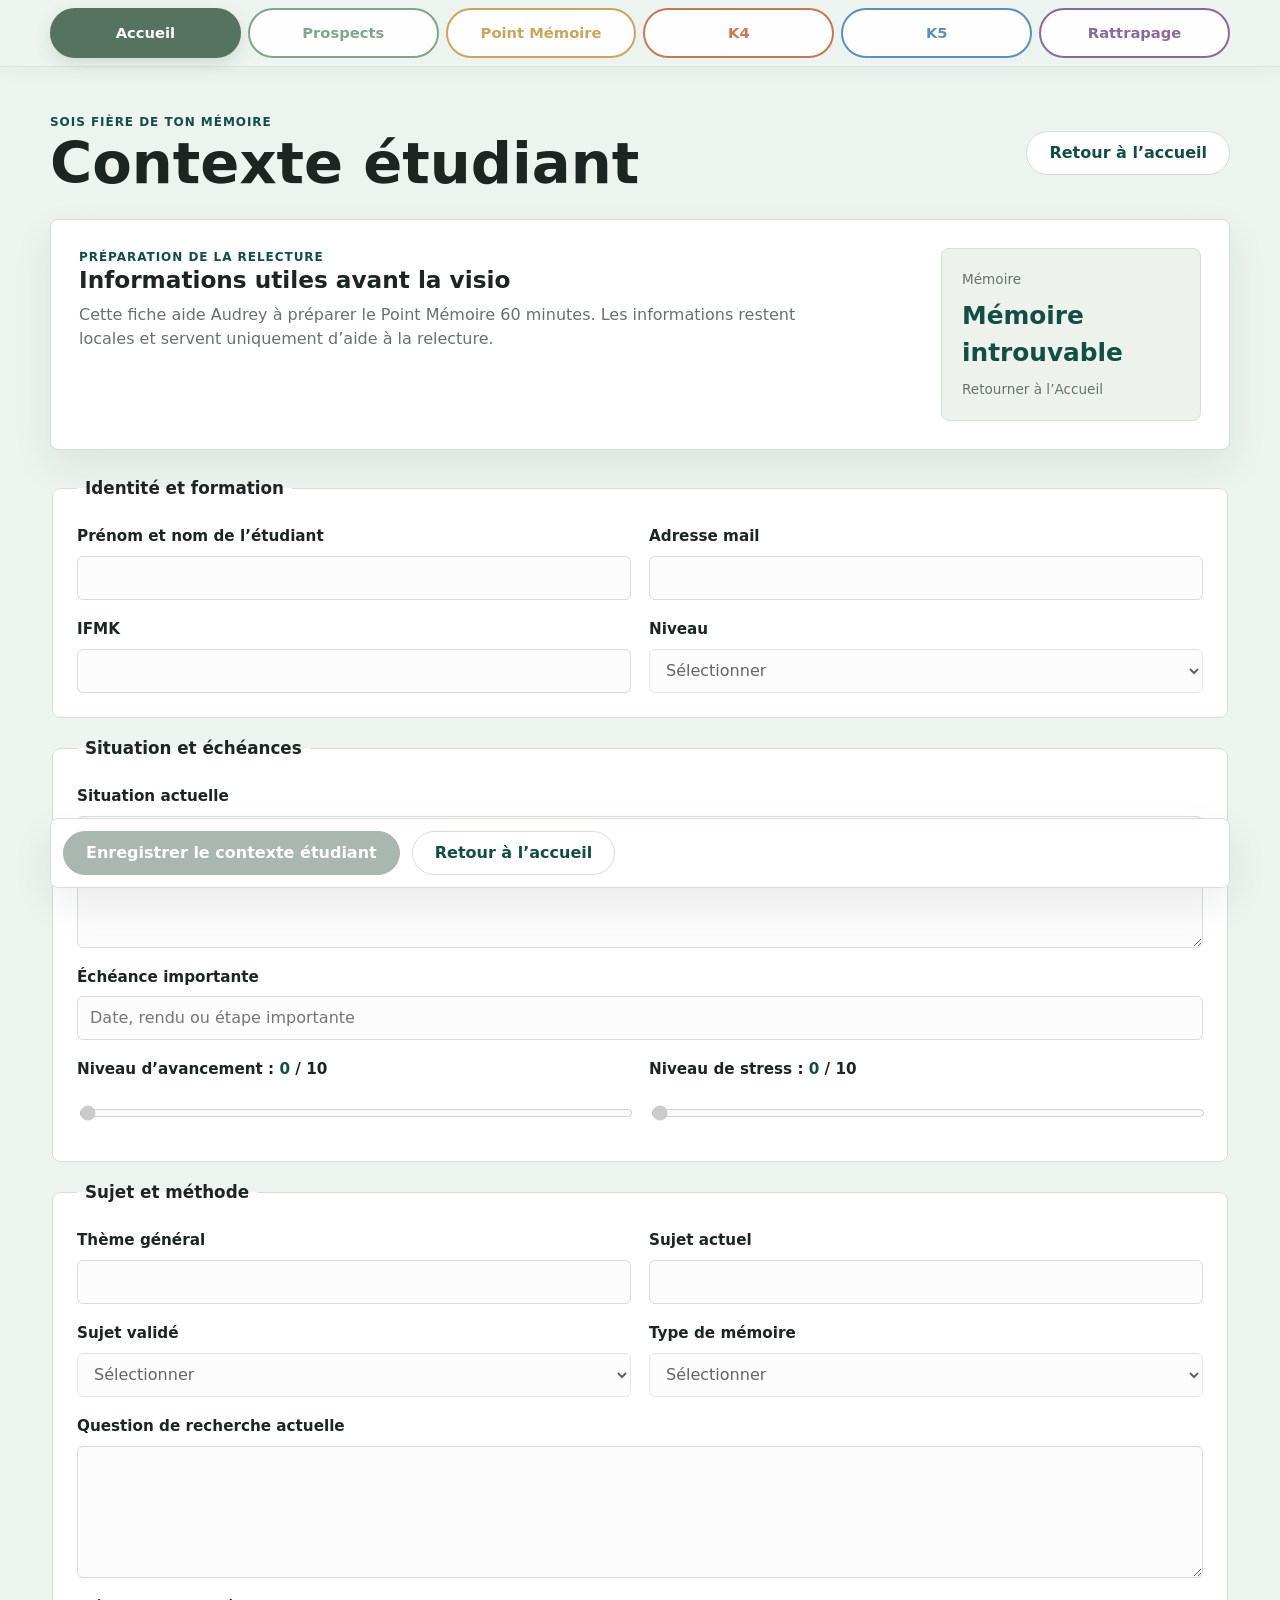
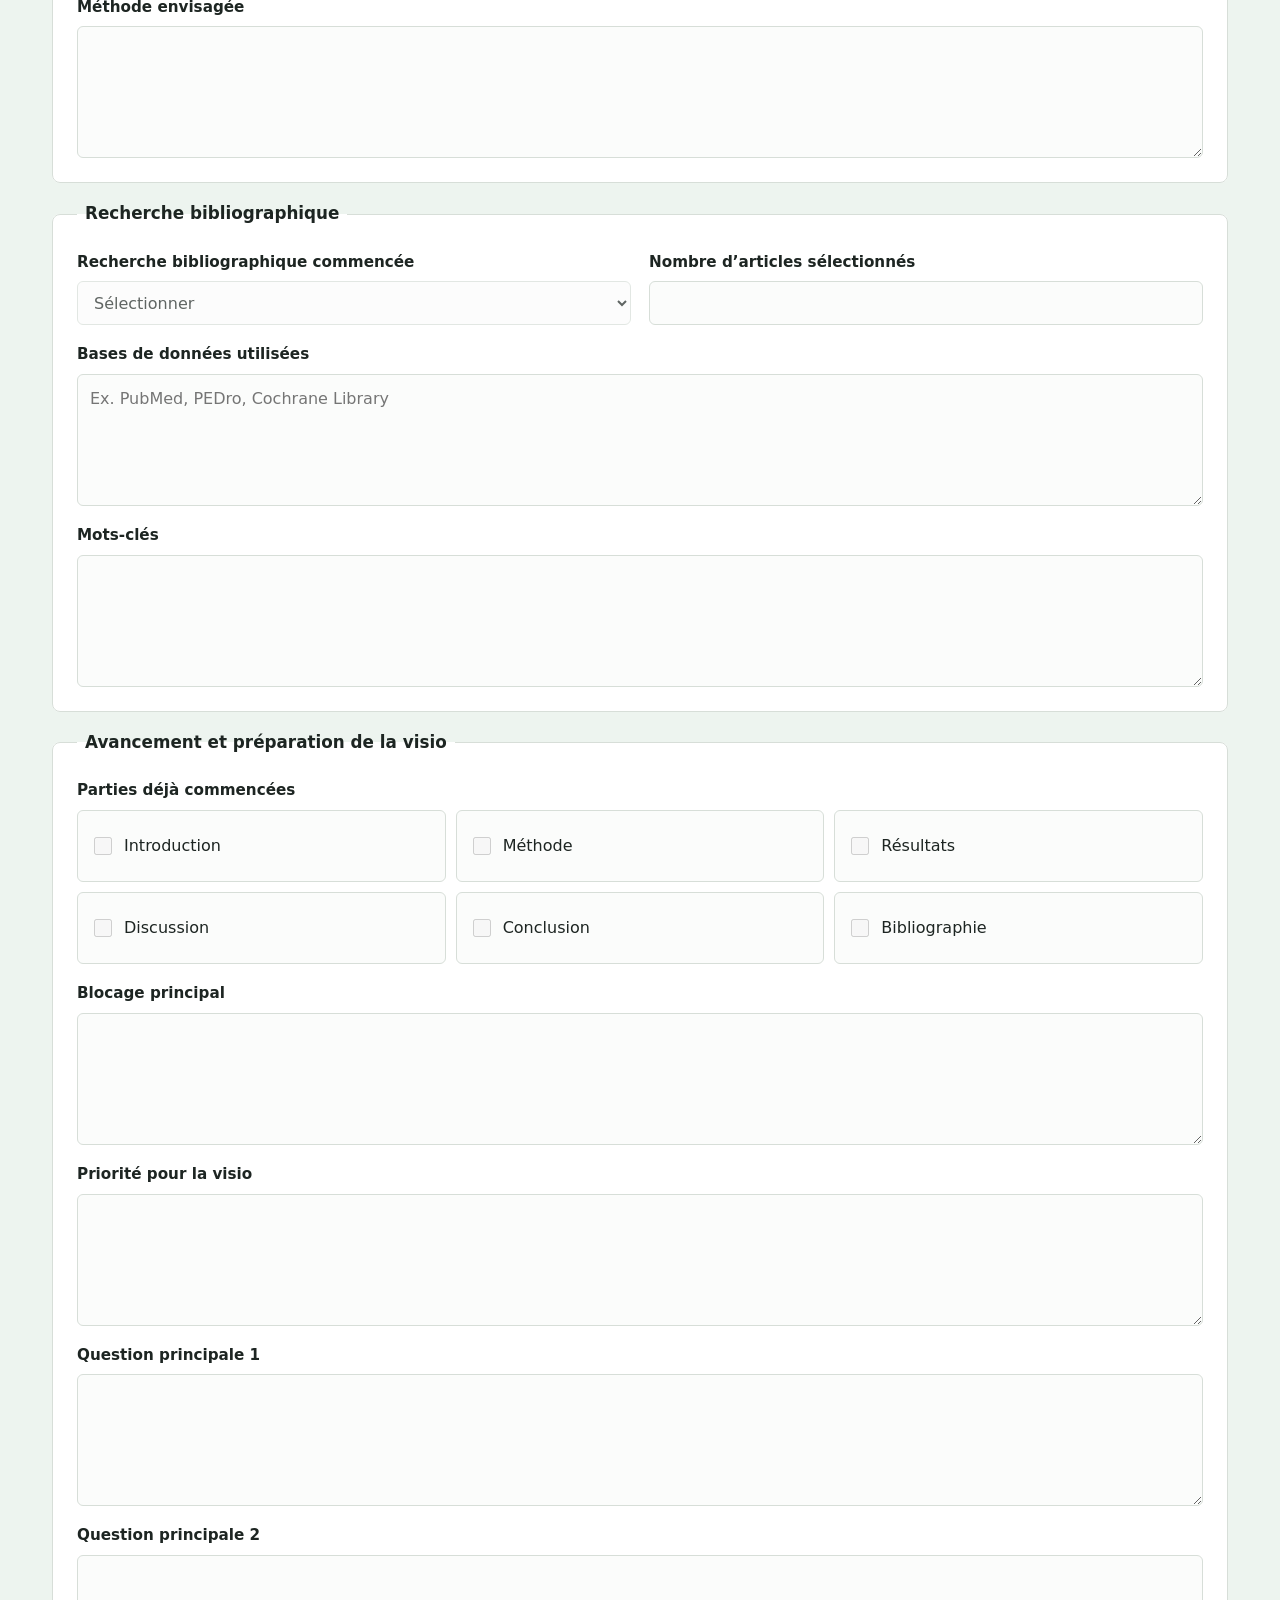
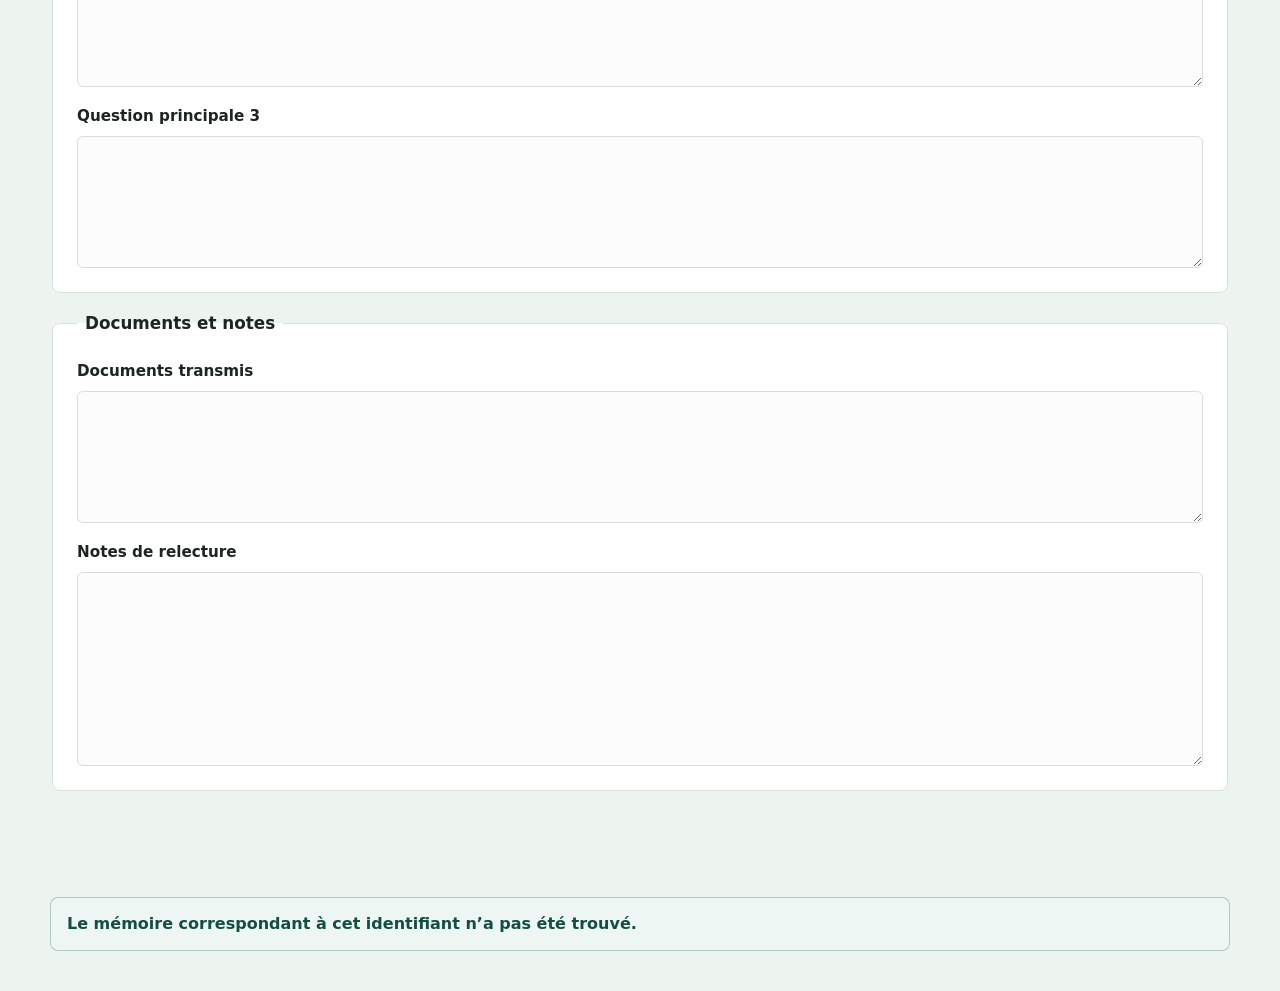
<file: contexte-etudiant.html>
<!doctype html>
<html lang="fr">
  <head>
    <meta charset="UTF-8" />
    <meta name="viewport" content="width=device-width, initial-scale=1.0" />
    <title>Contexte étudiant - Redac-IMRaD</title>
    <link rel="stylesheet" href="styles.css?v=20260701-1" />
  </head>
  <body>
    <div data-main-nav></div>
    <main class="app-shell">
      <header class="topbar" aria-label="En-tête">
        <div>
          <p class="eyebrow">Sois fière de ton mémoire</p>
          <h1>Contexte étudiant</h1>
        </div>
        <a class="secondary-action" href="index.html">Retour à l’accueil</a>
      </header>

      <section class="status-band" aria-labelledby="context-title">
        <div>
          <p class="eyebrow">Préparation de la relecture</p>
          <h2 id="context-title">Informations utiles avant la visio</h2>
          <p>
            Cette fiche aide Audrey à préparer le Point Mémoire 60 minutes. Les informations restent
            locales et servent uniquement d’aide à la relecture.
          </p>
        </div>
        <div class="status-panel" aria-label="Mémoire concerné">
          <span class="status-label">Mémoire</span>
          <strong id="context-file-name">Non trouvé</strong>
          <span class="status-note" id="context-status">Contexte à renseigner</span>
        </div>
      </section>

      <form id="student-context-form" class="context-form">
        <fieldset class="form-section">
          <legend>Identité et formation</legend>
          <div class="form-grid">
            <label class="field">
              <span>Prénom et nom de l’étudiant</span>
              <input type="text" name="identiteEtudiant" autocomplete="name" />
            </label>
            <label class="field">
              <span>Adresse mail</span>
              <input type="email" name="email" autocomplete="email" />
            </label>
            <label class="field">
              <span>IFMK</span>
              <input type="text" name="ifmk" />
            </label>
            <label class="field">
              <span>Niveau</span>
              <select name="niveau">
                <option value="">Sélectionner</option>
                <option>K3</option>
                <option>K4</option>
                <option>Rattrapage</option>
                <option>Autre</option>
              </select>
            </label>
          </div>
        </fieldset>

        <fieldset class="form-section">
          <legend>Situation et échéances</legend>
          <div class="form-grid">
            <label class="field full-width">
              <span>Situation actuelle</span>
              <textarea name="situationActuelle" rows="4"></textarea>
            </label>
            <label class="field full-width">
              <span>Échéance importante</span>
              <input type="text" name="echeanceImportante" placeholder="Date, rendu ou étape importante" />
            </label>
            <label class="field range-field">
              <span>Niveau d’avancement : <output id="progress-output">0</output> / 10</span>
              <input id="progress-range" type="range" name="niveauAvancement" min="0" max="10" value="0" />
            </label>
            <label class="field range-field">
              <span>Niveau de stress : <output id="stress-output">0</output> / 10</span>
              <input id="stress-range" type="range" name="niveauStress" min="0" max="10" value="0" />
            </label>
          </div>
        </fieldset>

        <fieldset class="form-section">
          <legend>Sujet et méthode</legend>
          <div class="form-grid">
            <label class="field">
              <span>Thème général</span>
              <input type="text" name="themeGeneral" />
            </label>
            <label class="field">
              <span>Sujet actuel</span>
              <input type="text" name="sujetActuel" />
            </label>
            <label class="field">
              <span>Sujet validé</span>
              <select name="sujetValide">
                <option value="">Sélectionner</option>
                <option>Oui</option>
                <option>Non</option>
                <option>En attente</option>
                <option>Je ne sais pas</option>
              </select>
            </label>
            <label class="field">
              <span>Type de mémoire</span>
              <select name="typeMemoire">
                <option value="">Sélectionner</option>
                <option>Revue de littérature</option>
                <option>Revue systématique</option>
                <option>Étude quantitative</option>
                <option>Étude qualitative</option>
                <option>Étude observationnelle</option>
                <option>Cas clinique</option>
                <option>Mémoire professionnel</option>
                <option>Autre</option>
              </select>
            </label>
            <label class="field full-width">
              <span>Question de recherche actuelle</span>
              <textarea name="questionRecherche" rows="4"></textarea>
            </label>
            <label class="field full-width">
              <span>Méthode envisagée</span>
              <textarea name="methodeEnvisagee" rows="4"></textarea>
            </label>
          </div>
        </fieldset>

        <fieldset class="form-section">
          <legend>Recherche bibliographique</legend>
          <div class="form-grid">
            <label class="field">
              <span>Recherche bibliographique commencée</span>
              <select name="rechercheBibliographiqueCommencee">
                <option value="">Sélectionner</option>
                <option>Oui</option>
                <option>Non</option>
                <option>Un peu</option>
              </select>
            </label>
            <label class="field">
              <span>Nombre d’articles sélectionnés</span>
              <input type="number" name="nombreArticles" min="0" inputmode="numeric" />
            </label>
            <label class="field full-width">
              <span>Bases de données utilisées</span>
              <textarea name="basesDonnees" rows="3" placeholder="Ex. PubMed, PEDro, Cochrane Library"></textarea>
            </label>
            <label class="field full-width">
              <span>Mots-clés</span>
              <textarea name="motsCles" rows="3"></textarea>
            </label>
          </div>
        </fieldset>

        <fieldset class="form-section">
          <legend>Avancement et préparation de la visio</legend>
          <div class="field full-width">
            <span>Parties déjà commencées</span>
            <div class="checkbox-grid">
              <label><input type="checkbox" name="partiesCommencees" value="Introduction" /> Introduction</label>
              <label><input type="checkbox" name="partiesCommencees" value="Méthode" /> Méthode</label>
              <label><input type="checkbox" name="partiesCommencees" value="Résultats" /> Résultats</label>
              <label><input type="checkbox" name="partiesCommencees" value="Discussion" /> Discussion</label>
              <label><input type="checkbox" name="partiesCommencees" value="Conclusion" /> Conclusion</label>
              <label><input type="checkbox" name="partiesCommencees" value="Bibliographie" /> Bibliographie</label>
            </div>
          </div>
          <div class="form-grid context-spacing">
            <label class="field full-width">
              <span>Blocage principal</span>
              <textarea name="blocagePrincipal" rows="4"></textarea>
            </label>
            <label class="field full-width">
              <span>Priorité pour la visio</span>
              <textarea name="prioriteVisio" rows="4"></textarea>
            </label>
            <label class="field full-width">
              <span>Question principale 1</span>
              <textarea name="questionEtudiant1" rows="3"></textarea>
            </label>
            <label class="field full-width">
              <span>Question principale 2</span>
              <textarea name="questionEtudiant2" rows="3"></textarea>
            </label>
            <label class="field full-width">
              <span>Question principale 3</span>
              <textarea name="questionEtudiant3" rows="3"></textarea>
            </label>
          </div>
        </fieldset>

        <fieldset class="form-section">
          <legend>Documents et notes</legend>
          <div class="form-grid">
            <label class="field full-width">
              <span>Documents transmis</span>
              <textarea name="documentsTransmis" rows="4"></textarea>
            </label>
            <label class="field full-width">
              <span>Notes de relecture</span>
              <textarea name="notesRelecture" rows="7"></textarea>
            </label>
          </div>
        </fieldset>

        <div class="form-actions sticky-actions">
          <button class="primary-action" type="submit">Enregistrer le contexte étudiant</button>
          <a class="secondary-action" href="index.html">Retour à l’accueil</a>
        </div>
        <p id="context-message" class="form-message" role="status" aria-live="polite" hidden></p>
      </form>
    </main>
    <script src="navigation.js?v=20260625-1" defer></script>
    <script src="contexte-etudiant.js?v=6" defer></script>
  </body>
</html>
</file>
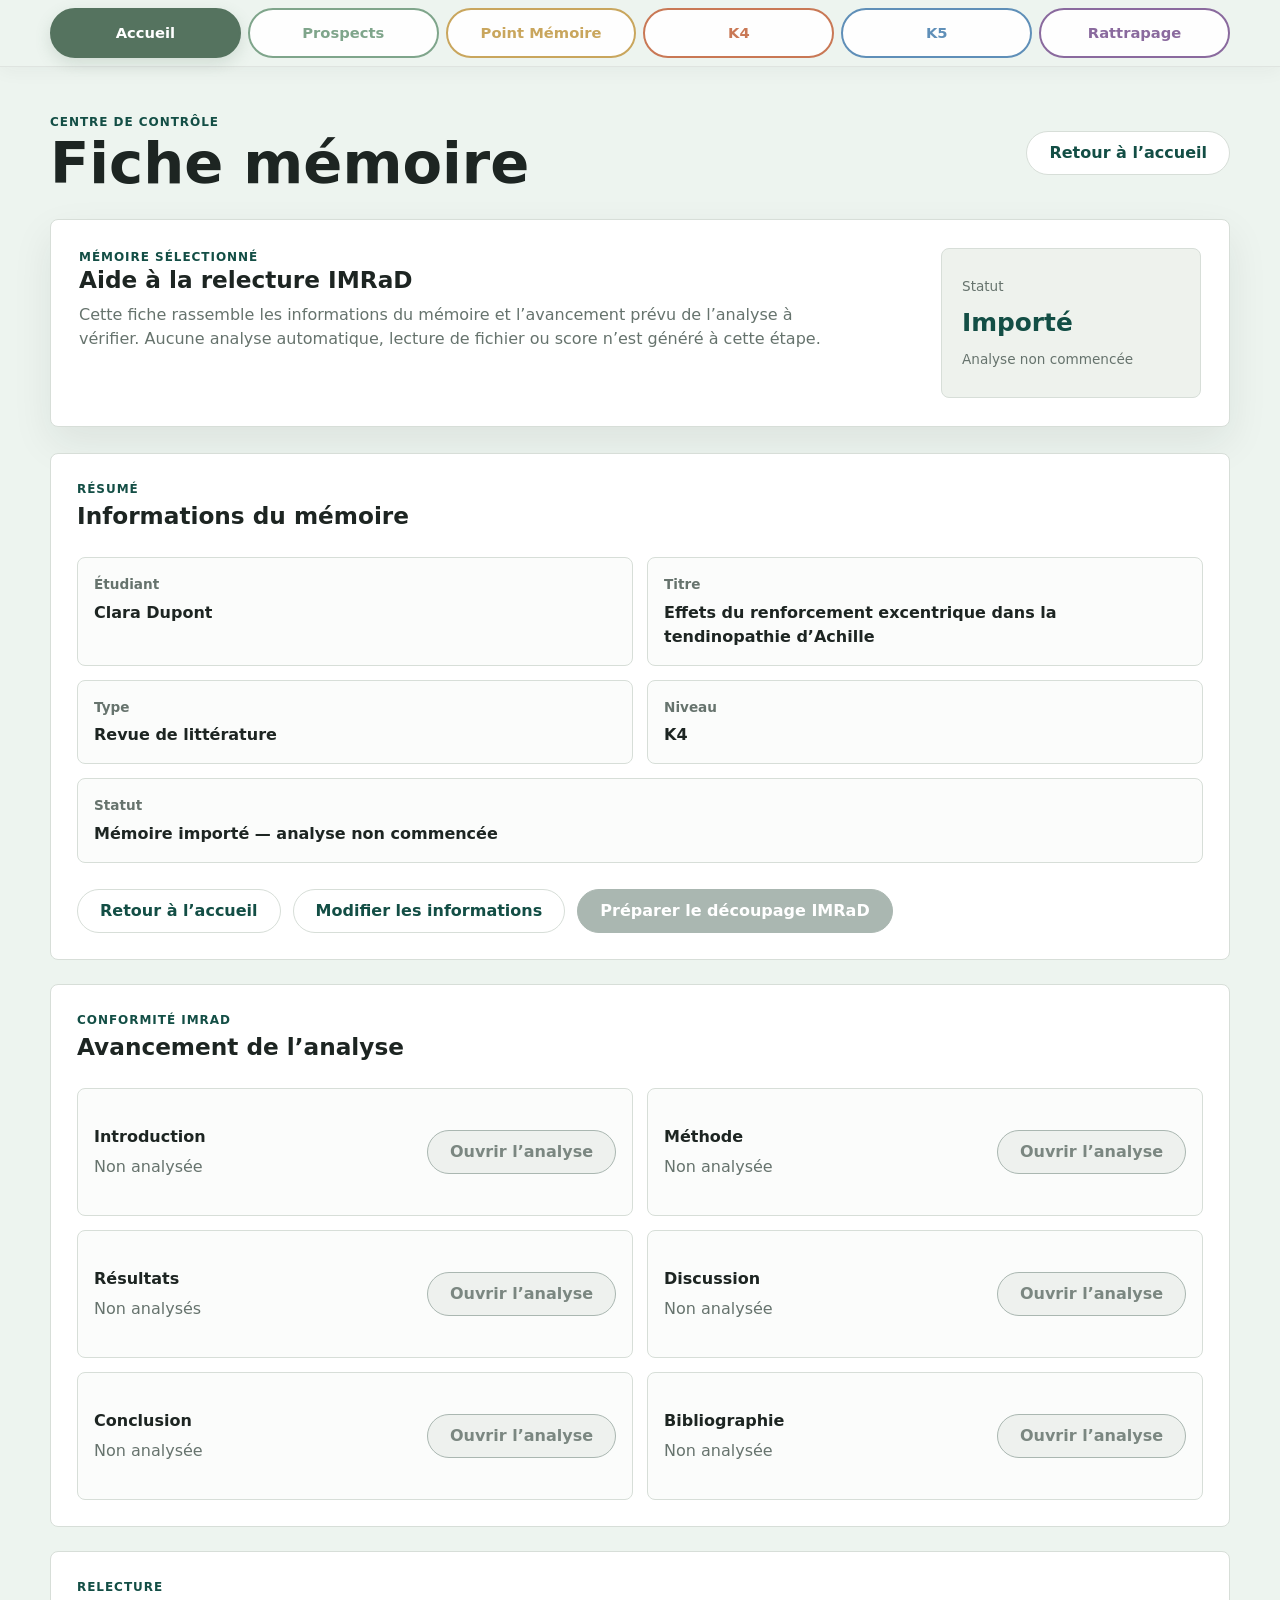
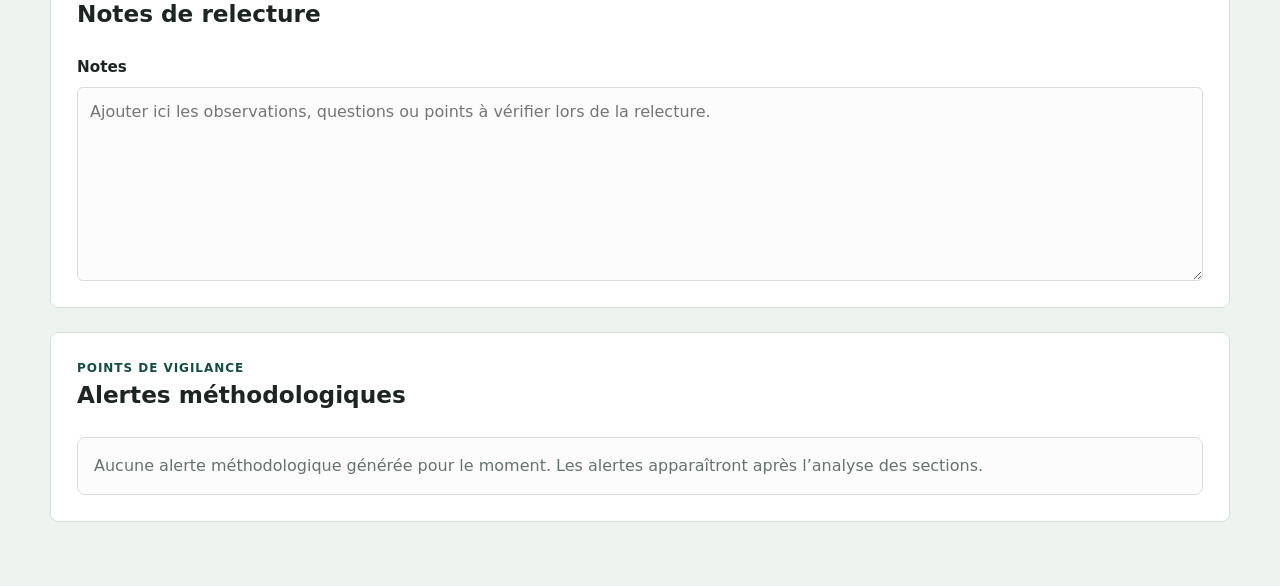
<file: fiche-memoire.html>
<!doctype html>
<html lang="fr">
  <head>
    <meta charset="UTF-8" />
    <meta name="viewport" content="width=device-width, initial-scale=1.0" />
    <title>Fiche mémoire - Redac-IMRaD</title>
    <link rel="stylesheet" href="styles.css?v=20260701-1" />
  </head>
  <body>
    <div data-main-nav></div>
    <main class="app-shell">
      <header class="topbar" aria-label="En-tete">
        <div>
          <p class="eyebrow">Centre de contrôle</p>
          <h1>Fiche mémoire</h1>
        </div>
        <a class="secondary-action" href="index.html">Retour à l’accueil</a>
      </header>

      <section class="status-band" aria-labelledby="fiche-title">
        <div>
          <p class="eyebrow">Mémoire sélectionné</p>
          <h2 id="fiche-title">Aide à la relecture IMRaD</h2>
          <p>
            Cette fiche rassemble les informations du mémoire et l’avancement prévu de l’analyse à
            vérifier. Aucune analyse automatique, lecture de fichier ou score n’est généré à cette
            étape.
          </p>
        </div>
        <div class="status-panel" aria-label="Etat du mémoire">
          <span class="status-label">Statut</span>
          <strong>Importé</strong>
          <span class="status-note">Analyse non commencée</span>
        </div>
      </section>

      <section class="workspace" aria-labelledby="summary-title">
        <div class="section-heading">
          <div>
            <p class="eyebrow">Résumé</p>
            <h2 id="summary-title">Informations du mémoire</h2>
          </div>
        </div>

        <dl class="memoire-summary">
          <div>
            <dt>Étudiant</dt>
            <dd>Clara Dupont</dd>
          </div>
          <div>
            <dt>Titre</dt>
            <dd>Effets du renforcement excentrique dans la tendinopathie d’Achille</dd>
          </div>
          <div>
            <dt>Type</dt>
            <dd>Revue de littérature</dd>
          </div>
          <div>
            <dt>Niveau</dt>
            <dd>K4</dd>
          </div>
          <div class="full-width">
            <dt>Statut</dt>
            <dd>Mémoire importé — analyse non commencée</dd>
          </div>
        </dl>

        <div class="form-actions fiche-actions" aria-label="Actions sur la fiche mémoire">
          <a class="secondary-action" href="index.html">Retour à l’accueil</a>
          <a class="secondary-action" href="import-memoire.html">Modifier les informations</a>
          <button class="primary-action" type="button" disabled>Préparer le découpage IMRaD</button>
        </div>
      </section>

      <section class="workspace" aria-labelledby="progress-title">
        <div class="section-heading">
          <div>
            <p class="eyebrow">Conformité IMRaD</p>
            <h2 id="progress-title">Avancement de l’analyse</h2>
          </div>
        </div>

        <div class="analysis-grid">
          <article class="analysis-card">
            <div>
              <h3>Introduction</h3>
              <p>Non analysée</p>
            </div>
            <button class="secondary-action" type="button" disabled>Ouvrir l’analyse</button>
          </article>
          <article class="analysis-card">
            <div>
              <h3>Méthode</h3>
              <p>Non analysée</p>
            </div>
            <button class="secondary-action" type="button" disabled>Ouvrir l’analyse</button>
          </article>
          <article class="analysis-card">
            <div>
              <h3>Résultats</h3>
              <p>Non analysés</p>
            </div>
            <button class="secondary-action" type="button" disabled>Ouvrir l’analyse</button>
          </article>
          <article class="analysis-card">
            <div>
              <h3>Discussion</h3>
              <p>Non analysée</p>
            </div>
            <button class="secondary-action" type="button" disabled>Ouvrir l’analyse</button>
          </article>
          <article class="analysis-card">
            <div>
              <h3>Conclusion</h3>
              <p>Non analysée</p>
            </div>
            <button class="secondary-action" type="button" disabled>Ouvrir l’analyse</button>
          </article>
          <article class="analysis-card">
            <div>
              <h3>Bibliographie</h3>
              <p>Non analysée</p>
            </div>
            <button class="secondary-action" type="button" disabled>Ouvrir l’analyse</button>
          </article>
        </div>
      </section>

      <section class="workspace" aria-labelledby="notes-title">
        <div class="section-heading">
          <div>
            <p class="eyebrow">Relecture</p>
            <h2 id="notes-title">Notes de relecture</h2>
          </div>
        </div>

        <label class="field">
          <span>Notes</span>
          <textarea rows="7" placeholder="Ajouter ici les observations, questions ou points à vérifier lors de la relecture."></textarea>
        </label>
      </section>

      <section class="workspace" aria-labelledby="alerts-title">
        <div class="section-heading">
          <div>
            <p class="eyebrow">Points de vigilance</p>
            <h2 id="alerts-title">Alertes méthodologiques</h2>
          </div>
        </div>
        <p class="empty-state">
          Aucune alerte méthodologique générée pour le moment. Les alertes apparaîtront après
          l’analyse des sections.
        </p>
      </section>
    </main>
    <script src="navigation.js?v=20260625-1" defer></script>
  </body>
</html>
</file>
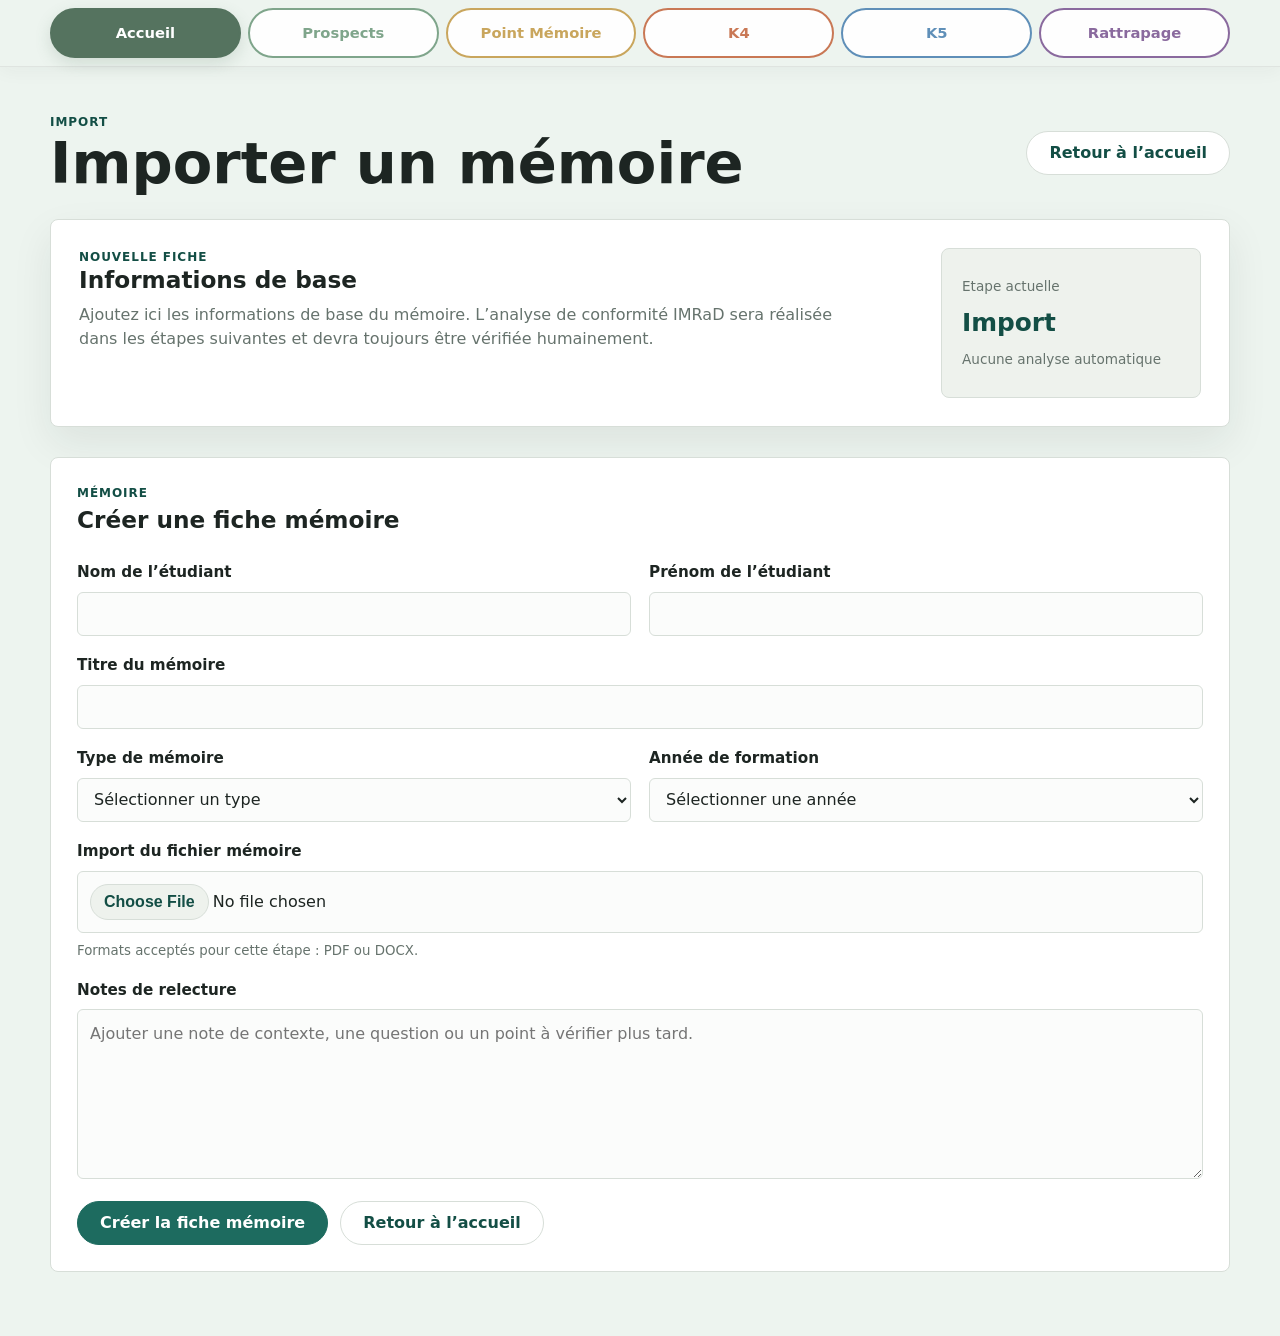
<file: import-memoire.html>
<!doctype html>
<html lang="fr">
  <head>
    <meta charset="UTF-8" />
    <meta name="viewport" content="width=device-width, initial-scale=1.0" />
    <title>Importer un mémoire - Redac-IMRaD</title>
    <link rel="stylesheet" href="styles.css?v=20260701-1" />
  </head>
  <body>
    <div data-main-nav></div>
    <main class="app-shell">
      <header class="topbar" aria-label="En-tete">
        <div>
          <p class="eyebrow">Import</p>
          <h1>Importer un mémoire</h1>
        </div>
        <a class="secondary-action" href="index.html">Retour à l’accueil</a>
      </header>

      <section class="status-band import-intro" aria-labelledby="import-title">
        <div>
          <p class="eyebrow">Nouvelle fiche</p>
          <h2 id="import-title">Informations de base</h2>
          <p>
            Ajoutez ici les informations de base du mémoire. L’analyse de conformité IMRaD sera
            réalisée dans les étapes suivantes et devra toujours être vérifiée humainement.
          </p>
        </div>
        <div class="status-panel" aria-label="Etat de l'import">
          <span class="status-label">Etape actuelle</span>
          <strong>Import</strong>
          <span class="status-note">Aucune analyse automatique</span>
        </div>
      </section>

      <section class="workspace" aria-labelledby="form-title">
        <div class="section-heading">
          <div>
            <p class="eyebrow">Mémoire</p>
            <h2 id="form-title">Créer une fiche mémoire</h2>
          </div>
        </div>

        <form class="memoire-form" id="memoire-form" action="fiche-memoire.html" method="get" novalidate>
          <div class="form-grid">
            <label class="field">
              <span>Nom de l’étudiant</span>
              <input type="text" name="nom" autocomplete="family-name" required />
            </label>

            <label class="field">
              <span>Prénom de l’étudiant</span>
              <input type="text" name="prenom" autocomplete="given-name" required />
            </label>

            <label class="field full-width">
              <span>Titre du mémoire</span>
              <input type="text" name="titre" required />
            </label>

            <label class="field">
              <span>Type de mémoire</span>
              <select name="type-memoire" required>
                <option value="">Sélectionner un type</option>
                <option>Revue de littérature</option>
                <option>Revue systématique</option>
                <option>Étude quantitative</option>
                <option>Étude qualitative</option>
                <option>Étude observationnelle</option>
                <option>Cas clinique</option>
                <option>Mémoire professionnel</option>
                <option>Autre / à préciser</option>
              </select>
            </label>

            <label class="field">
              <span>Année de formation</span>
              <select name="annee-formation" required>
                <option value="">Sélectionner une année</option>
                <option>K3</option>
                <option>K4</option>
                <option>K5</option>
                <option>Autre</option>
              </select>
            </label>

            <label class="field full-width">
              <span>Import du fichier mémoire</span>
              <input type="file" name="fichier-memoire" accept=".pdf,.docx,application/pdf,application/vnd.openxmlformats-officedocument.wordprocessingml.document" required />
              <small>Formats acceptés pour cette étape : PDF ou DOCX.</small>
            </label>

            <label class="field full-width">
              <span>Notes de relecture</span>
              <textarea name="notes" rows="6" placeholder="Ajouter une note de contexte, une question ou un point à vérifier plus tard."></textarea>
            </label>
          </div>

          <div class="form-actions">
            <button class="primary-action" type="submit">Créer la fiche mémoire</button>
            <a class="secondary-action" href="index.html">Retour à l’accueil</a>
          </div>

        </form>
      </section>
    </main>
    <script src="navigation.js?v=20260625-1" defer></script>
  </body>
</html>
</file>
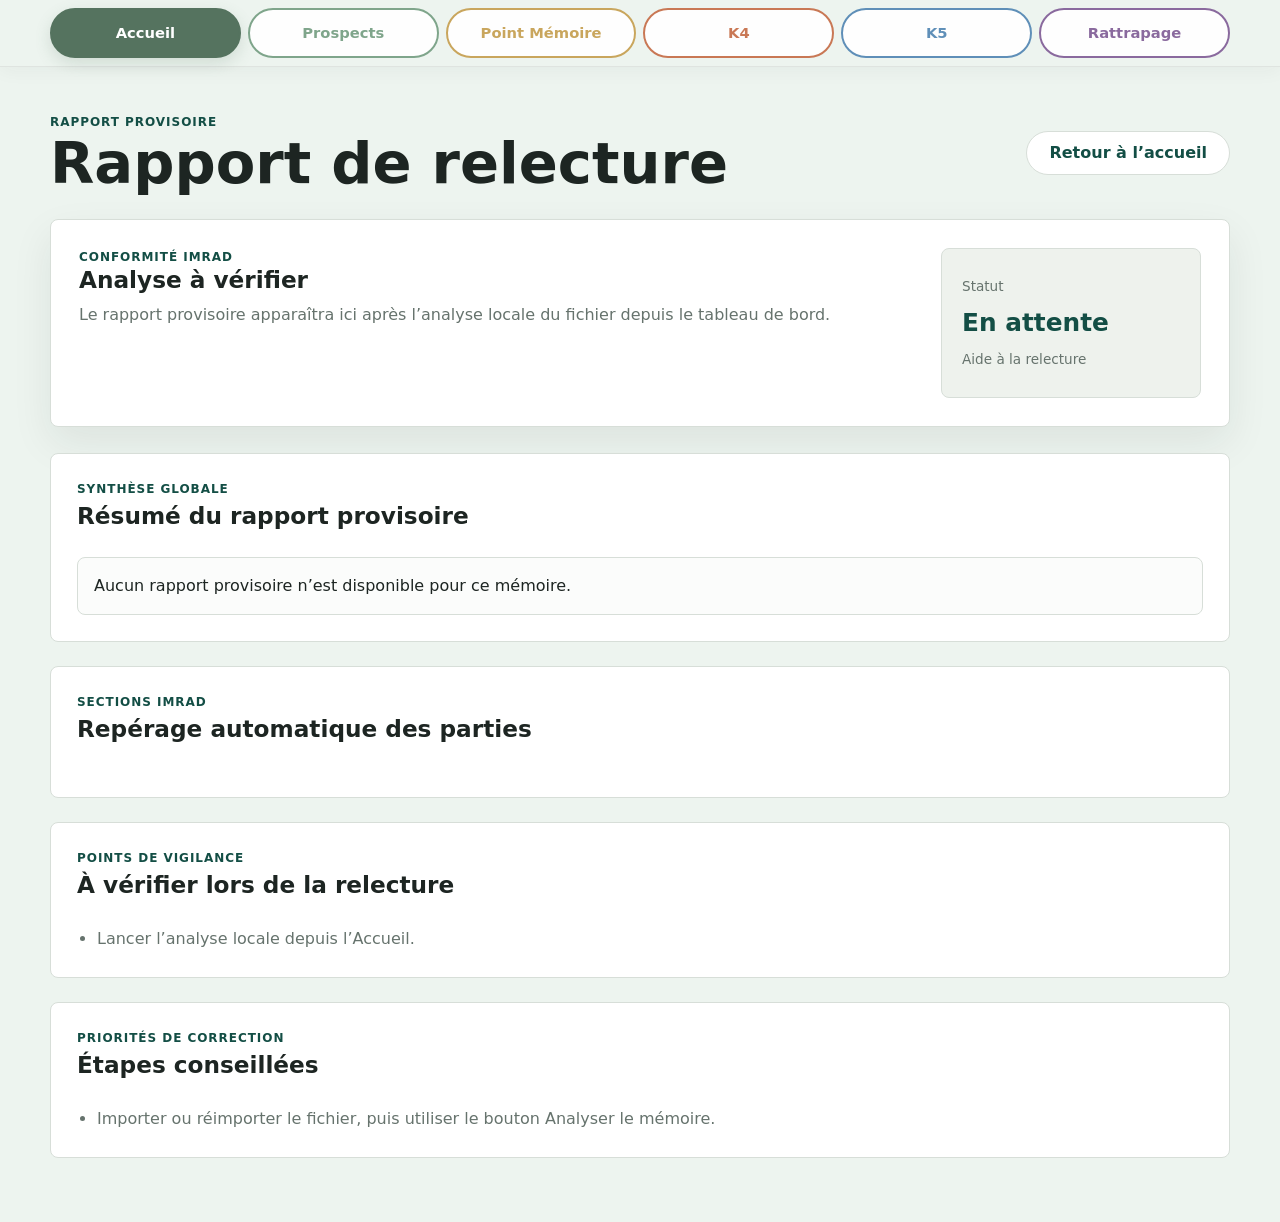
<file: rapport-memoire.html>
<!doctype html>
<html lang="fr">
  <head>
    <meta charset="UTF-8" />
    <meta name="viewport" content="width=device-width, initial-scale=1.0" />
    <title>Rapport de relecture - Redac-IMRaD</title>
    <link rel="stylesheet" href="styles.css?v=20260701-1" />
  </head>
  <body>
    <div data-main-nav></div>
    <main class="app-shell">
      <header class="topbar" aria-label="En-tete">
        <div>
          <p class="eyebrow">Rapport provisoire</p>
          <h1>Rapport de relecture</h1>
        </div>
        <a class="secondary-action" href="index.html">Retour à l’accueil</a>
      </header>

      <section class="status-band" aria-labelledby="report-title">
        <div>
          <p class="eyebrow">Conformité IMRaD</p>
          <h2 id="report-title">Analyse à vérifier</h2>
          <p id="report-intro">
            Le rapport provisoire apparaîtra ici après l’analyse locale du fichier depuis le tableau
            de bord.
          </p>
        </div>
        <div class="status-panel" aria-label="Etat du rapport">
          <span class="status-label">Statut</span>
          <strong id="report-status">En attente</strong>
          <span class="status-note">Aide à la relecture</span>
        </div>
      </section>

      <section class="workspace" aria-labelledby="summary-title">
        <div class="section-heading">
          <div>
            <p class="eyebrow">Synthèse globale</p>
            <h2 id="summary-title">Résumé du rapport provisoire</h2>
          </div>
        </div>
        <div id="report-summary" class="empty-state">
          Aucun rapport provisoire n’est disponible pour ce mémoire.
        </div>
        <div id="summary-criteria" class="criteria-list"></div>
      </section>

      <section class="workspace" aria-labelledby="sections-title">
        <div class="section-heading">
          <div>
            <p class="eyebrow">Sections IMRaD</p>
            <h2 id="sections-title">Repérage automatique des parties</h2>
          </div>
        </div>
        <div id="report-sections" class="report-section-grid"></div>
      </section>

      <section class="workspace" aria-labelledby="vigilance-title">
        <div class="section-heading">
          <div>
            <p class="eyebrow">Points de vigilance</p>
            <h2 id="vigilance-title">À vérifier lors de la relecture</h2>
          </div>
        </div>
        <ul id="vigilance-list" class="report-list"></ul>
      </section>

      <section class="workspace" aria-labelledby="priorities-title">
        <div class="section-heading">
          <div>
            <p class="eyebrow">Priorités de correction</p>
            <h2 id="priorities-title">Étapes conseillées</h2>
          </div>
        </div>
        <ul id="priorities-list" class="report-list"></ul>
      </section>
    </main>
    <script src="navigation.js?v=20260625-1" defer></script>
    <script src="grilles-imrad.js?v=5" defer></script>
    <script src="grille-point-memoire.js?v=6" defer></script>
    <script src="rapport.js?v=5" defer></script>
  </body>
</html>
</file>
<file: styles.css>
/* === PALETTE OFFICIELLE RÉDAC-IMRAD === */
:root {
  color-scheme: light;
  --app-bg-default: #f6f0e8;
  --tab-accueil-bg-soft: #edf4ef;
  --tab-prospects-bg-soft: #eef5ef;
  --tab-point-memoire-bg-soft: #f7efe0;
  --tab-k4-bg-soft: #f8e9df;
  --tab-k5-bg-soft: #eaf1f8;
  --tab-rattrapage-bg-soft: #f1eaf5;
  --tab-accueil-accent: #55735f;
  --tab-prospects-accent: #7fa58b;
  --tab-point-memoire-accent: #c9a65d;
  --tab-k4-accent: #c97855;
  --tab-k5-accent: #5f8fb8;
  --tab-rattrapage-accent: #8a6a9e;
  --app-page-bg: var(--app-bg-default);
  --color-background: var(--app-page-bg);
  --bg: var(--color-background);
  --surface: #ffffff;
  --surface-muted: #eef2ed;
  --text: #1d2522;
  --muted: #66736d;
  --line: #d7ded8;
  --accent: #1d6b5f;
  --accent-strong: #134e45;
  --caution: #9a6b15;
  --shadow: 0 16px 40px rgba(29, 37, 34, 0.08);
  --color-accueil: var(--tab-accueil-accent);
  --color-accueil-soft: var(--tab-accueil-bg-soft);
  --color-prospects: var(--tab-prospects-accent);
  --color-prospects-soft: var(--tab-prospects-bg-soft);
  --color-point-memoire: var(--tab-point-memoire-accent);
  --color-point-memoire-soft: var(--tab-point-memoire-bg-soft);
  --color-k4: var(--tab-k4-accent);
  --color-k4-soft: var(--tab-k4-bg-soft);
  --color-k5: var(--tab-k5-accent);
  --color-k5-soft: var(--tab-k5-bg-soft);
  --color-rattrapage: var(--tab-rattrapage-accent);
  --color-rattrapage-soft: var(--tab-rattrapage-bg-soft);
}

body.tab-accueil {
  --app-page-bg: var(--tab-accueil-bg-soft);
}

body.tab-prospects {
  --app-page-bg: var(--tab-prospects-bg-soft);
}

body.tab-point-memoire {
  --app-page-bg: var(--tab-point-memoire-bg-soft);
}

body.tab-k4 {
  --app-page-bg: var(--tab-k4-bg-soft);
}

body.tab-k5 {
  --app-page-bg: var(--tab-k5-bg-soft);
}

body.tab-rattrapage {
  --app-page-bg: var(--tab-rattrapage-bg-soft);
}

* {
  box-sizing: border-box;
}

html {
  min-height: 100%;
  background: var(--app-page-bg);
}

body {
  margin: 0;
  min-height: 100%;
  min-width: 320px;
  background: var(--app-page-bg);
  color: var(--text);
  font-family:
    Inter, ui-sans-serif, system-ui, -apple-system, BlinkMacSystemFont, "Segoe UI",
    sans-serif;
  line-height: 1.5;
}

.main-tabs {
  position: sticky;
  top: 0;
  z-index: 20;
  border-bottom: 1px solid var(--line);
  background: rgba(255, 255, 255, 0.98);
}

.main-tabs-inner {
  display: grid;
  grid-template-columns: repeat(6, minmax(0, 1fr));
  width: min(1180px, 100%);
  min-height: 54px;
  margin: 0 auto;
}

.main-tab {
  display: flex;
  min-width: 0;
  align-items: center;
  justify-content: center;
  padding: 10px 8px;
  border-bottom: 3px solid transparent;
  color: var(--muted);
  font-size: 0.92rem;
  font-weight: 750;
  line-height: 1.15;
  text-align: center;
  text-decoration: none;
}

.main-tab:hover,
.main-tab:focus-visible {
  background: var(--surface-muted);
  color: var(--accent-strong);
}

.main-tab.active {
  border-bottom-color: var(--accent);
  color: var(--accent-strong);
}

button,
input,
textarea,
select {
  font: inherit;
}

a {
  color: inherit;
}

.visually-hidden {
  position: absolute;
  width: 1px;
  height: 1px;
  padding: 0;
  margin: -1px;
  overflow: hidden;
  clip: rect(0, 0, 0, 0);
  white-space: nowrap;
  border: 0;
}

.app-shell {
  width: min(1180px, calc(100% - 32px));
  margin: 0 auto;
  padding: 28px 0 40px;
}

.topbar {
  display: flex;
  align-items: center;
  justify-content: space-between;
  gap: 24px;
  padding: 18px 0 26px;
}

.topbar-actions {
  display: flex;
  flex-wrap: wrap;
  justify-content: flex-end;
  gap: 10px;
}

.eyebrow {
  margin: 0 0 4px;
  color: var(--accent-strong);
  font-size: 0.75rem;
  font-weight: 700;
  letter-spacing: 0.08em;
  text-transform: uppercase;
}

h1,
h2,
h3,
p {
  margin-top: 0;
}

h1 {
  margin-bottom: 0;
  font-size: clamp(2rem, 5vw, 3.6rem);
  line-height: 1;
}

h2 {
  margin-bottom: 10px;
  font-size: 1.45rem;
  line-height: 1.2;
}

h3 {
  margin-bottom: 6px;
  font-size: 1rem;
}

p {
  color: var(--muted);
}

.primary-action,
.secondary-action,
.destructive-action {
  display: inline-flex;
  min-height: 44px;
  align-items: center;
  justify-content: center;
  padding: 0 18px;
  border-radius: 6px;
  font-weight: 700;
  text-align: center;
  text-decoration: none;
}

.primary-action {
  border: 1px solid var(--accent);
  background: var(--accent);
  color: #fff;
}

.primary-action:disabled {
  cursor: not-allowed;
  border-color: #aab7b1;
  background: #aab7b1;
}

.secondary-action {
  border: 1px solid var(--line);
  background: var(--surface);
  color: var(--accent-strong);
}

.primary-action[aria-disabled="true"],
.secondary-action:disabled,
.destructive-action:disabled {
  cursor: not-allowed;
  border-color: #aab7b1;
  background: #eef1ee;
  color: #7b8781;
}

.status-band {
  display: grid;
  grid-template-columns: minmax(0, 1fr) 260px;
  gap: 28px;
  align-items: stretch;
  margin-bottom: 26px;
  padding: 28px;
  border: 1px solid var(--line);
  border-radius: 8px;
  background: var(--surface);
  box-shadow: var(--shadow);
}

.status-band p {
  max-width: 760px;
  margin-bottom: 0;
}

.status-panel {
  display: flex;
  min-height: 150px;
  flex-direction: column;
  justify-content: center;
  padding: 20px;
  border: 1px solid var(--line);
  border-radius: 8px;
  background: var(--surface-muted);
}

.status-label,
.status-note {
  color: var(--muted);
  font-size: 0.85rem;
}

.status-panel strong {
  margin: 8px 0;
  color: var(--accent-strong);
  font-size: 1.55rem;
}

.dashboard-grid {
  display: grid;
  grid-template-columns: repeat(3, minmax(0, 1fr));
  gap: 16px;
  margin-bottom: 30px;
}

.summary-card,
.workspace,
.principles {
  border: 1px solid var(--line);
  border-radius: 8px;
  background: var(--surface);
}

.prospect-relance-counter {
  display: inline-flex;
  min-height: 48px;
  align-items: center;
  padding: 0 16px;
  border: 1px solid var(--line);
  border-radius: 6px;
  background: var(--surface-muted);
  color: var(--accent-strong);
  font-weight: 800;
}

.prospect-relance-form {
  display: grid;
  gap: 18px;
}

.prospect-relance-config {
  display: grid;
  grid-template-columns: minmax(280px, 1fr) minmax(220px, 0.65fr) auto;
  gap: 14px;
  align-items: end;
}

.prospect-scheduler-disabled {
  display: grid;
  gap: 5px;
  padding: 16px;
  border: 1px dashed var(--line);
  border-radius: 6px;
  background: #f7f8f7;
  opacity: 0.72;
}

.prospect-scheduler-disabled strong,
.prospect-scheduler-disabled p {
  margin: 0;
}

/* === QUESTIONNAIRE PROSPECT GÉNÉRAL === */
.prospect-create-form,
.prospect-list {
  display: grid;
  gap: 16px;
}

.prospect-card {
  display: grid;
  gap: 16px;
  padding: 18px;
  border-top: 1px solid var(--line);
  border-right: 1px solid var(--line);
  border-bottom: 1px solid var(--line);
  border-radius: 8px;
  background: var(--surface);
  box-shadow: 0 6px 18px rgba(48, 45, 40, 0.04);
}

.prospect-card-header {
  display: flex;
  align-items: flex-start;
  justify-content: space-between;
  gap: 16px;
}

.prospect-card-header h3,
.prospect-card-header p {
  margin: 0;
}

.prospect-card-header p {
  margin-top: 5px;
  color: var(--muted);
  overflow-wrap: break-word;
  word-break: normal;
}

.prospect-status-badges {
  display: grid;
  grid-template-columns: repeat(3, minmax(0, 1fr));
  gap: 10px;
}

.prospect-status-badge {
  display: grid;
  gap: 3px;
  padding: 10px 12px;
  border: 1px solid #d8e1dc;
  border-radius: 8px;
  background: var(--color-prospects-soft);
  color: #496557;
}

.prospect-status-badge small {
  font-size: 0.72rem;
  font-weight: 700;
}

.prospect-status-badge strong {
  font-size: 0.88rem;
}

.prospect-status-badge[data-tone="prospect-a-relancer"],
.prospect-status-badge[data-tone="questionnaire-envoye"] {
  border-color: #e1cfa7;
  background: #f8eed8;
  color: #76571d;
}

.prospect-status-badge[data-tone="prospect-interesse"],
.prospect-status-badge[data-tone="questionnaire-repondu"],
.prospect-status-badge[data-tone="response-yes"] {
  border-color: #bcd3c4;
  background: #e5f0e8;
  color: #356044;
}

.prospect-status-badge[data-tone="prospect-transforme"] {
  border-color: #c5d4df;
  background: #e8f0f5;
  color: #45677d;
}

.prospect-status-badge[data-tone="prospect-en-reflexion"] {
  border-color: #dbc99e;
  background: #f6edd4;
  color: #725a24;
}

.prospect-status-badge[data-tone="prospect-archive"],
.prospect-status-badge[data-tone="prospect-non-interesse"] {
  border-color: #d7d9d8;
  background: #eef0ef;
  color: #68716d;
}

.prospect-status-badge[data-tone="response-no"],
.prospect-status-badge[data-tone="questionnaire-a-envoyer"] {
  border-color: #deded9;
  background: #f7f7f4;
  color: #68716d;
}

.prospect-card-actions {
  display: flex;
  flex-wrap: wrap;
  gap: 10px;
}

@media (max-width: 700px) {
  .prospect-status-badges {
    grid-template-columns: 1fr;
  }

  .prospect-card-actions {
    display: grid;
  }
}

/* === CONNEXION QUESTIONNAIRE PROSPECT === */
.prospect-questionnaire-config {
  border-color: #dfe4e0;
  background: #fafbf9;
  box-shadow: none;
}

.prospect-questionnaire-config-grid {
  display: grid;
  grid-template-columns: repeat(2, minmax(0, 1fr));
  gap: 14px;
}

.prospect-questionnaire-config-card {
  display: grid;
  gap: 13px;
  min-width: 0;
  padding: 16px;
  border: 1px solid var(--line);
  border-radius: 8px;
  background: var(--surface);
}

.prospect-questionnaire-config-card h3,
.prospect-questionnaire-config-card .form-message {
  margin: 0;
}

.prospect-questionnaire-config-card .secondary-action {
  justify-self: start;
}

@media (max-width: 760px) {
  .prospect-questionnaire-config-grid {
    grid-template-columns: 1fr;
  }
}

/* === PROSPECTS — RÉPONSES QUESTIONNAIRE === */
.prospect-response-panel {
  display: grid;
  gap: 16px;
  padding: 18px;
  border: 1px solid #cadbd2;
  border-radius: 8px;
  background: #f2f7f4;
}

.prospect-response-heading {
  display: flex;
  align-items: baseline;
  justify-content: space-between;
  gap: 16px;
}

.prospect-response-heading h4,
.prospect-response-heading p {
  margin: 0;
}

.prospect-response-heading p {
  color: var(--muted);
  font-size: 0.88rem;
}

.prospect-response-grid {
  display: grid;
  grid-template-columns: repeat(2, minmax(0, 1fr));
  gap: 12px;
  margin: 0;
}

.prospect-response-block {
  display: grid;
  gap: 10px;
}

.prospect-response-block h5 {
  margin: 0;
  color: var(--text);
  font-size: 0.98rem;
}

.prospect-response-item {
  min-width: 0;
  padding: 12px;
  border: 1px solid #dce7e1;
  border-radius: 8px;
  background: #fff;
}

.prospect-response-item-wide {
  grid-column: 1 / -1;
}

.prospect-response-item dt {
  margin-bottom: 5px;
  color: var(--muted);
  font-size: 0.78rem;
  font-weight: 800;
}

.prospect-response-item dd {
  margin: 0;
  color: var(--text);
  line-height: 1.55;
  overflow-wrap: anywhere;
  white-space: pre-wrap;
}

.prospect-response-panel > .secondary-action {
  justify-self: start;
}

@media (max-width: 700px) {
  .prospect-response-heading {
    align-items: flex-start;
    flex-direction: column;
  }

  .prospect-response-grid {
    grid-template-columns: 1fr;
  }

  .prospect-response-item-wide {
    grid-column: auto;
  }
}

.summary-card {
  min-height: 156px;
  padding: 22px;
}

.summary-card p {
  margin-bottom: 0;
}

.summary-card.warning .metric {
  color: var(--caution);
}

.metric {
  display: block;
  margin-bottom: 16px;
  color: var(--accent);
  font-size: 2.4rem;
  font-weight: 800;
  line-height: 1;
}

.workspace,
.principles {
  padding: 26px;
  margin-bottom: 24px;
}

.section-heading {
  display: flex;
  align-items: flex-start;
  justify-content: space-between;
  gap: 20px;
  margin-bottom: 18px;
}

.steps {
  display: grid;
  gap: 12px;
  padding: 0;
  margin: 0;
  list-style: none;
}

.step {
  display: grid;
  grid-template-columns: 44px minmax(0, 1fr);
  gap: 14px;
  align-items: start;
  padding: 16px;
  border: 1px solid var(--line);
  border-radius: 8px;
  background: #fbfcfb;
}

.step.current {
  border-color: rgba(29, 107, 95, 0.42);
  background: #edf6f3;
}

.step.muted {
  background: #f7f8f7;
}

.step-index {
  display: grid;
  width: 36px;
  height: 36px;
  place-items: center;
  border-radius: 50%;
  background: var(--surface-muted);
  color: var(--accent-strong);
  font-size: 0.9rem;
  font-weight: 800;
}

.step p {
  margin-bottom: 0;
}

.principles h2 {
  margin-bottom: 18px;
}

.principle-list {
  display: grid;
  grid-template-columns: repeat(2, minmax(0, 1fr));
  gap: 12px;
}

.principle-list p {
  min-height: 70px;
  margin: 0;
  padding: 16px;
  border: 1px solid var(--line);
  border-radius: 8px;
  background: #fbfcfb;
}

.principle-list strong {
  color: var(--text);
}

.import-intro {
  margin-bottom: 30px;
}

.memoire-form {
  display: grid;
  gap: 22px;
}

.form-grid {
  display: grid;
  grid-template-columns: repeat(2, minmax(0, 1fr));
  gap: 18px;
}

.field {
  display: grid;
  gap: 8px;
}

.field.full-width {
  grid-column: 1 / -1;
}

.field span {
  color: var(--text);
  font-size: 0.95rem;
  font-weight: 700;
}

.field input,
.field select,
.field textarea {
  width: 100%;
  border: 1px solid var(--line);
  border-radius: 6px;
  background: #fbfcfb;
  color: var(--text);
}

.field input,
.field select {
  min-height: 44px;
  padding: 0 12px;
}

.field input[type="file"] {
  min-height: auto;
  padding: 12px;
}

.field textarea {
  min-height: 132px;
  padding: 12px;
  resize: vertical;
}

.field input:focus,
.field select:focus,
.field textarea:focus {
  outline: 3px solid rgba(29, 107, 95, 0.18);
  border-color: var(--accent);
}

.field small {
  color: var(--muted);
}

.form-actions {
  display: flex;
  flex-wrap: wrap;
  gap: 12px;
  align-items: center;
}

.form-message {
  margin: 0;
  padding: 14px 16px;
  border: 1px solid rgba(29, 107, 95, 0.3);
  border-radius: 8px;
  background: #edf6f3;
  color: var(--accent-strong);
  font-weight: 700;
}

.quick-search-workspace {
  margin-bottom: 16px;
}

.global-search-results {
  display: grid;
  gap: 18px;
  margin-top: 16px;
}

.quick-search-group {
  display: grid;
  gap: 10px;
}

.quick-search-group h3 {
  margin: 0;
}

.quick-search-list {
  display: grid;
  grid-template-columns: repeat(2, minmax(0, 1fr));
  gap: 10px;
}

.quick-search-card {
  display: grid;
  gap: 12px;
  min-width: 0;
  padding: 14px;
  border: 1px solid var(--line);
  border-radius: 6px;
  background: #fbfcfb;
}

.quick-search-card h4 {
  margin: 0;
  overflow-wrap: anywhere;
}

.quick-search-card dl {
  display: grid;
  grid-template-columns: repeat(2, minmax(0, 1fr));
  gap: 8px 12px;
  margin: 0;
}

.quick-search-card dt {
  color: var(--muted);
  font-size: 0.76rem;
  font-weight: 700;
}

.quick-search-card dd {
  margin: 2px 0 0;
  overflow-wrap: anywhere;
}

.quick-search-actions {
  display: flex;
  flex-wrap: wrap;
  gap: 8px;
}

.quick-search-actions .primary-action,
.quick-search-actions .secondary-action {
  min-height: 38px;
  padding: 0 12px;
  font-size: 0.86rem;
}

.quick-prospect-workspace > summary {
  cursor: pointer;
  list-style: none;
}

.quick-prospect-workspace > summary::-webkit-details-marker {
  display: none;
}

.quick-prospect-workspace > summary strong {
  display: block;
  color: var(--text);
  font-size: 1.2rem;
}

.quick-prospect-workspace > summary::after {
  content: "+";
  float: right;
  margin-top: -30px;
  color: var(--accent-strong);
  font-size: 1.5rem;
  font-weight: 800;
}

.quick-prospect-workspace[open] > summary::after {
  content: "−";
}

.quick-prospect-form {
  display: grid;
  gap: 18px;
  padding-top: 20px;
  margin-top: 18px;
  border-top: 1px solid var(--line);
}

.memoire-summary {
  display: grid;
  grid-template-columns: repeat(2, minmax(0, 1fr));
  gap: 14px;
  margin: 0 0 22px;
}

.memoire-summary div {
  min-height: 82px;
  padding: 16px;
  border: 1px solid var(--line);
  border-radius: 8px;
  background: #fbfcfb;
}

.memoire-summary .full-width {
  grid-column: 1 / -1;
}

.memoire-summary dt {
  margin-bottom: 6px;
  color: var(--muted);
  font-size: 0.85rem;
  font-weight: 700;
}

.memoire-summary dd {
  margin: 0;
  color: var(--text);
  font-weight: 700;
}

.fiche-actions {
  padding-top: 4px;
}

.analysis-grid {
  display: grid;
  grid-template-columns: repeat(2, minmax(0, 1fr));
  gap: 14px;
}

.analysis-card {
  display: flex;
  min-height: 128px;
  align-items: center;
  justify-content: space-between;
  gap: 16px;
  padding: 16px;
  border: 1px solid var(--line);
  border-radius: 8px;
  background: #fbfcfb;
}

.analysis-card p {
  margin-bottom: 0;
}

.analysis-card .secondary-action {
  min-width: 156px;
}

.memoire-ai-workspace {
  grid-column: 1 / -1;
  display: grid;
  gap: 16px;
  min-width: 0;
  padding: 20px;
  border: 1px solid var(--line);
  border-radius: 8px;
  background: #fbfcfb;
}

.memoire-ai-workspace > .secondary-action {
  justify-self: start;
}

.memoire-ai-panel .analysis-grid {
  grid-template-columns: 1fr;
}

.memoire-ai-field {
  display: grid;
  min-width: 0;
  border: 1px solid var(--line);
  border-radius: 8px;
  background: var(--surface);
  overflow: hidden;
}

.memoire-ai-field summary {
  display: flex;
  gap: 12px;
  align-items: center;
  justify-content: space-between;
  min-width: 0;
  padding: 14px 16px;
  cursor: pointer;
  font-weight: 700;
}

.memoire-ai-field[open] summary {
  border-bottom: 1px solid var(--line);
}

.memoire-ai-field-title {
  min-width: 0;
}

.memoire-ai-status {
  flex: 0 0 auto;
  padding: 4px 8px;
  border: 1px solid var(--line);
  border-radius: 999px;
  color: var(--muted);
  font-size: 0.82rem;
  font-weight: 700;
  background: #fbfcfb;
}

.memoire-ai-field-body {
  display: grid;
  gap: 12px;
  min-width: 0;
  padding: 16px;
}

.memoire-ai-field dl {
  margin: 0;
}

.memoire-ai-field textarea {
  width: 100%;
  box-sizing: border-box;
  resize: vertical;
}

.memoire-ai-field .student-card-actions {
  flex-wrap: wrap;
}

.memoire-ai-rules-panel {
  display: grid;
  gap: 12px;
  min-width: 0;
  padding: 14px;
  border: 1px solid var(--line);
  border-radius: 8px;
  background: var(--surface);
}

.memoire-ai-rules-panel summary {
  cursor: pointer;
  font-weight: 700;
}

.memoire-ai-rules-list {
  display: grid;
  gap: 10px;
}

.memoire-ai-rule {
  display: grid;
  gap: 8px;
  min-width: 0;
  padding: 12px;
  border: 1px solid var(--line);
  border-radius: 8px;
  background: #fbfcfb;
}

.memoire-ai-rule h5,
.memoire-ai-rule p {
  margin: 0;
}

.memoire-ai-rule .secondary-action {
  justify-self: start;
}

.empty-state {
  margin: 0;
  padding: 16px;
  border: 1px solid var(--line);
  border-radius: 8px;
  background: #fbfcfb;
}

.memoire-list {
  display: grid;
  gap: 14px;
}

.memoire-card {
  display: grid;
  gap: 16px;
  padding: 18px;
  border: 1px solid var(--line);
  border-radius: 8px;
  background: #fbfcfb;
}

.memoire-card h3 {
  margin-bottom: 0;
  overflow-wrap: anywhere;
}

.memoire-card-details {
  display: grid;
  grid-template-columns: repeat(3, minmax(0, 1fr));
  gap: 12px;
  margin: 0;
}

.memoire-card-details div {
  min-height: 76px;
  padding: 14px;
  border: 1px solid var(--line);
  border-radius: 8px;
  background: var(--surface);
}

.memoire-card-details dt {
  margin-bottom: 6px;
  color: var(--muted);
  font-size: 0.82rem;
  font-weight: 700;
}

.memoire-card-details dd {
  margin: 0;
  color: var(--text);
  font-weight: 700;
}

.analysis-state {
  margin: 0;
  padding: 12px 14px;
  border: 1px solid rgba(29, 107, 95, 0.3);
  border-radius: 8px;
  background: #edf6f3;
  color: var(--accent-strong);
  font-weight: 700;
}

.memoire-card-actions {
  display: flex;
  flex-wrap: wrap;
  gap: 10px;
}

.filter-bar {
  display: flex;
  flex-wrap: wrap;
  gap: 8px;
  margin-bottom: 18px;
}

.filter-button {
  min-height: 38px;
  padding: 0 13px;
  border: 1px solid var(--line);
  border-radius: 6px;
  background: var(--surface);
  color: var(--muted);
  font-weight: 700;
}

.filter-button.active {
  border-color: var(--accent);
  background: var(--surface-muted);
  color: var(--accent-strong);
}

.student-grid {
  display: grid;
  grid-template-columns: repeat(2, minmax(0, 1fr));
  gap: 14px;
}

.student-card {
  display: grid;
  gap: 14px;
  padding: 18px;
  border: 1px solid var(--line);
  border-radius: 8px;
  background: #fbfcfb;
}

.student-card h3 {
  margin: 6px 0 0;
}

.category-label {
  color: var(--accent-strong);
  font-size: 0.78rem;
  font-weight: 800;
  text-transform: uppercase;
}

.student-card dl {
  display: grid;
  gap: 10px;
  margin: 0;
}

.student-card dt {
  color: var(--muted);
  font-size: 0.78rem;
  font-weight: 700;
}

.student-card dd {
  margin: 2px 0 0;
  color: var(--text);
}

.axis-grid {
  display: grid;
  grid-template-columns: repeat(2, minmax(0, 1fr));
  gap: 14px;
}

.axis-card {
  display: grid;
  align-content: start;
  gap: 12px;
  padding: 18px;
  border: 1px solid var(--line);
  border-radius: 8px;
  background: #fbfcfb;
}

.axis-card h3,
.axis-card p {
  margin-bottom: 0;
}

.flush-workspace {
  margin-bottom: 0;
}

.file-selection-status {
  margin: -14px 0 24px;
  padding: 10px 12px;
  border: 1px solid var(--line);
  border-radius: 6px;
  background: var(--surface-muted);
  color: var(--muted);
  font-size: 0.88rem;
}

.archive-section {
  margin-top: 24px;
}

.sync-controls {
  display: grid;
  grid-template-columns: minmax(0, 1fr) auto;
  gap: 14px;
  align-items: end;
}

.sync-endpoint-field {
  min-width: 0;
}

.sync-actions {
  flex-wrap: nowrap;
}

.sync-note {
  margin: 12px 0;
  color: var(--muted);
  font-size: 0.88rem;
}

.sync-status {
  margin-bottom: 18px;
}

.sync-status[data-status-type="error"] {
  border-color: rgba(154, 50, 21, 0.35);
  background: #fff2ee;
  color: #7d2c18;
}

.sync-status[data-status-type="warning"] {
  border-color: rgba(154, 107, 21, 0.35);
  background: #fff8e8;
  color: var(--caution);
}

.questionnaire-list {
  display: grid;
  gap: 14px;
}

.questionnaire-card {
  display: grid;
  gap: 16px;
  padding: 18px;
  border: 1px solid var(--line);
  border-radius: 8px;
  background: #fbfcfb;
}

.questionnaire-card-header {
  display: flex;
  align-items: flex-start;
  justify-content: space-between;
  gap: 12px;
}

.questionnaire-card-header h3 {
  margin: 0;
}

.new-response-badge {
  flex: 0 0 auto;
  padding: 4px 8px;
  border: 1px solid rgba(29, 107, 95, 0.3);
  border-radius: 6px;
  background: #edf6f3;
  color: var(--accent-strong);
  font-size: 0.76rem;
  font-weight: 800;
  text-transform: uppercase;
}

.questionnaire-details {
  display: grid;
  grid-template-columns: repeat(3, minmax(0, 1fr));
  gap: 10px;
  margin: 0;
}

.questionnaire-details div {
  min-width: 0;
  padding: 10px;
  border: 1px solid var(--line);
  border-radius: 6px;
  background: var(--surface);
}

.questionnaire-details dt {
  margin-bottom: 4px;
  color: var(--muted);
  font-size: 0.76rem;
  font-weight: 700;
}

.questionnaire-details dd {
  margin: 0;
  overflow-wrap: anywhere;
  color: var(--text);
}

.questionnaire-actions {
  display: flex;
  flex-wrap: wrap;
  gap: 10px;
}

.questionnaire-summary {
  padding-top: 16px;
  border-top: 1px solid var(--line);
}

.questionnaire-summary h4 {
  margin: 0 0 12px;
}

.questionnaire-summary-grid {
  display: grid;
  grid-template-columns: repeat(2, minmax(0, 1fr));
  gap: 0 18px;
}

.questionnaire-summary-axis {
  padding: 14px 0;
  border-top: 1px solid var(--line);
}

.questionnaire-summary-axis h5 {
  margin: 0 0 8px;
  font-size: 0.95rem;
}

.questionnaire-summary-axis p {
  margin-bottom: 7px;
}

.point-resume-config {
  display: grid;
  grid-template-columns: minmax(200px, 0.7fr) minmax(280px, 1.2fr) minmax(180px, 0.7fr) auto;
  gap: 14px;
  align-items: end;
}

.point-resume-grid {
  grid-template-columns: repeat(3, minmax(0, 1fr));
}

.point-resume-actions {
  align-items: stretch;
}

.point-resume-result {
  display: flex;
  flex-wrap: wrap;
  align-items: center;
  gap: 12px;
  margin-top: 16px;
  padding: 16px;
  border: 1px solid var(--line);
  border-radius: 8px;
  background: #fbfcfb;
}

.point-resume-result[hidden] {
  display: none;
}

.point-resume-result > p {
  margin: 0;
}

.point-resume-result .form-message {
  flex-basis: 100%;
}

.k4-student-grid {
  grid-template-columns: 1fr;
}

.student-card-k4 {
  gap: 0;
  padding: 0;
  overflow: hidden;
}

.student-card-grid {
  display: grid;
  grid-template-columns: minmax(270px, 0.85fr) minmax(0, 1.5fr);
}

.student-summary-panel,
.student-livrables-panel {
  display: grid;
  align-content: start;
  gap: 12px;
  padding: 18px;
}

.student-summary-panel {
  border-right: 1px solid var(--line);
  background: #fbfcfb;
}

.student-livrables-panel {
  background: var(--surface);
}

.student-livrables-panel h4,
.student-livrables-panel > p {
  margin: 0;
}

.student-card-actions {
  display: flex;
  flex-wrap: wrap;
  gap: 8px;
}

.livrables-list {
  display: grid;
  gap: 8px;
}

.livrable-row {
  display: grid;
  grid-template-columns: minmax(220px, 1fr) minmax(190px, auto);
  gap: 12px;
  align-items: center;
  padding: 11px 12px;
  border: 1px solid var(--line);
  border-radius: 6px;
  background: var(--surface);
}

.livrable-k4-selection {
  display: flex;
  min-width: 0;
  align-items: center;
  gap: 9px;
  color: var(--text);
  font-weight: 700;
}

.livrable-k4-selection input {
  width: 18px;
  height: 18px;
  accent-color: var(--accent);
}

.livrable-k4-metadata {
  display: flex;
  flex-wrap: wrap;
  align-items: center;
  justify-content: flex-end;
  gap: 8px;
}

.livrable-status {
  padding: 3px 7px;
  border: 1px solid var(--line);
  border-radius: 6px;
  background: var(--surface-muted);
  color: var(--muted);
  font-size: 0.76rem;
  font-weight: 800;
}

.livrable-status[data-livrable-status="généré"],
.livrable-status[data-livrable-status="brouillon créé"] {
  border-color: rgba(29, 107, 95, 0.3);
  background: #edf6f3;
  color: var(--accent-strong);
}

.livrable-status[data-livrable-status="envoyé"] {
  border-color: rgba(29, 107, 95, 0.45);
  background: #e3f2ed;
  color: var(--accent-strong);
}

.livrable-status[data-livrable-status="erreur"] {
  border-color: rgba(154, 50, 21, 0.35);
  background: #fff2ee;
  color: #7d2c18;
}

.k4-document-link {
  color: var(--accent-strong);
  font-size: 0.82rem;
  font-weight: 700;
}

.livrable-k4-metadata small {
  color: var(--muted);
}

.student-k4-deliverable-actions {
  display: flex;
  flex-wrap: wrap;
  gap: 10px;
  padding: 16px 18px;
  border-top: 1px solid var(--line);
  background: #fbfcfb;
}

.k4-livrables-status {
  margin: 0 18px 18px;
}

.k4-questionnaire-toggle {
  width: 100%;
}

.k4-questionnaire-config-grid {
  display: grid;
  grid-template-columns: repeat(2, minmax(0, 1fr));
  gap: 14px;
}

.k4-questionnaire-card-zone {
  display: grid;
  gap: 10px;
  padding-top: 14px;
  border-top: 1px solid var(--line);
}

.k4-questionnaire-card-zone h4,
.k4-questionnaire-card-zone p {
  margin: 0;
}

.k4-questionnaire-card-zone > p {
  color: var(--muted);
  font-size: 0.88rem;
}

.k4-questionnaire-status {
  color: var(--muted);
  font-weight: 800;
}

.k4-questionnaire-status[data-status="brouillon créé"],
.k4-questionnaire-status[data-status="réponse reçue"] {
  color: var(--accent-strong);
}

.k4-questionnaire-card-status {
  margin-top: 2px;
}

.k4-questionnaire-panel {
  display: grid;
  gap: 16px;
  padding: 18px;
  border-top: 1px solid var(--line);
  background: #f2f7f5;
}

.k4-questionnaire-panel[hidden] {
  display: none;
}

.k4-questionnaire-heading h4,
.k4-questionnaire-heading p {
  margin: 0;
}

.k4-questionnaire-heading p {
  margin-top: 6px;
  color: var(--muted);
}

.k4-questionnaire-grid {
  display: grid;
  grid-template-columns: repeat(2, minmax(0, 1fr));
  gap: 10px;
  margin: 0;
}

.k4-questionnaire-group {
  display: grid;
  gap: 10px;
}

.k4-questionnaire-group + .k4-questionnaire-group {
  padding-top: 16px;
  border-top: 1px solid var(--line);
}

.k4-questionnaire-group h5 {
  margin: 0;
  font-size: 0.95rem;
}

.k4-questionnaire-answer {
  min-width: 0;
  padding: 13px;
  border: 1px solid var(--line);
  border-radius: 6px;
  background: var(--surface);
}

.k4-questionnaire-answer-wide {
  grid-column: 1 / -1;
}

.k4-questionnaire-answer dt {
  margin-bottom: 6px;
  color: var(--muted);
  font-size: 0.78rem;
  font-weight: 800;
}

.k4-questionnaire-answer dd {
  margin: 0;
  color: var(--text);
  line-height: 1.55;
  overflow-wrap: anywhere;
  white-space: pre-wrap;
}

.k4-questionnaire-empty {
  margin: 0;
  padding: 14px;
  border: 1px dashed var(--line);
  border-radius: 6px;
  background: var(--surface);
  color: var(--muted);
}

.k4-questionnaire-footer {
  display: flex;
  justify-content: flex-end;
}

.k4-unmatched-responses {
  margin-top: 18px;
  padding-top: 18px;
  border-top: 1px solid var(--line);
}

.k4-unmatched-responses[hidden] {
  display: none;
}

.k4-unmatched-responses h3 {
  margin: 0 0 12px;
  font-size: 1rem;
}

.k4-unmatched-response-list {
  display: grid;
  grid-template-columns: repeat(2, minmax(0, 1fr));
  gap: 10px;
}

.k4-unmatched-response {
  display: grid;
  gap: 5px;
  padding: 12px;
  border: 1px solid var(--line);
  border-radius: 6px;
  background: #fbfcfb;
}

.k4-unmatched-response span,
.k4-unmatched-response p {
  margin: 0;
  color: var(--muted);
  font-size: 0.84rem;
}

#k4-livrables-global-status[data-status-type="error"],
.k4-livrables-status[data-status-type="error"] {
  border-color: rgba(154, 50, 21, 0.35);
  background: #fff2ee;
  color: #7d2c18;
}

#k4-livrables-global-status[data-status-type="warning"],
.k4-livrables-status[data-status-type="warning"] {
  border-color: rgba(154, 107, 21, 0.35);
  background: #fff8e8;
  color: var(--caution);
}

.report-section-grid {
  display: grid;
  gap: 14px;
}

.report-section-card {
  display: grid;
  gap: 14px;
  padding: 18px;
  border: 1px solid var(--line);
  border-radius: 8px;
  background: #fbfcfb;
}

.report-section-card h3 {
  margin-bottom: 0;
}

.report-section-details {
  display: grid;
  grid-template-columns: repeat(3, minmax(0, 1fr));
  gap: 12px;
  margin: 0;
}

.report-section-details div {
  padding: 14px;
  border: 1px solid var(--line);
  border-radius: 8px;
  background: var(--surface);
}

.report-section-details dt {
  margin-bottom: 6px;
  color: var(--muted);
  font-size: 0.82rem;
  font-weight: 700;
}

.report-section-details dd {
  margin: 0;
  color: var(--text);
  font-weight: 700;
}

.section-excerpt {
  max-height: 170px;
  margin: 0;
  overflow: auto;
  padding: 14px;
  border: 1px solid var(--line);
  border-radius: 8px;
  background: var(--surface);
  white-space: pre-wrap;
}

.report-list {
  display: grid;
  gap: 10px;
  padding-left: 20px;
  margin: 0;
  color: var(--muted);
}

.criteria-list {
  display: grid;
  gap: 10px;
  margin-top: 18px;
}

.criteria-list:empty {
  display: none;
}

.criteria-list h4 {
  margin: 0;
  font-size: 1rem;
}

.criterion-card {
  display: grid;
  gap: 10px;
  padding: 14px;
  border: 1px solid var(--line);
  border-radius: 8px;
  background: var(--surface);
}

.criterion-header {
  display: flex;
  align-items: flex-start;
  justify-content: space-between;
  gap: 12px;
}

.criterion-header h5 {
  margin: 0;
  font-size: 0.95rem;
}

.criterion-status {
  flex: 0 0 auto;
  padding: 4px 8px;
  border: 1px solid rgba(154, 107, 21, 0.3);
  border-radius: 6px;
  background: #fff8e8;
  color: var(--caution);
  font-size: 0.78rem;
  font-weight: 800;
}

.criterion-card > p {
  margin: 0;
}

.criterion-details {
  display: grid;
  grid-template-columns: minmax(120px, 0.5fr) repeat(2, minmax(0, 1fr));
  gap: 10px;
  margin: 0;
}

.criterion-details div {
  padding: 10px;
  border: 1px solid var(--line);
  border-radius: 6px;
  background: #fbfcfb;
}

.criterion-details dt {
  margin-bottom: 4px;
  color: var(--muted);
  font-size: 0.76rem;
  font-weight: 700;
}

.criterion-details dd {
  margin: 0;
  color: var(--text);
  font-size: 0.88rem;
}

.context-form {
  display: grid;
  gap: 18px;
}

.form-section {
  min-width: 0;
  padding: 24px;
  border: 1px solid var(--line);
  border-radius: 8px;
  background: var(--surface);
}

.form-section legend {
  padding: 0 8px;
  color: var(--text);
  font-size: 1.05rem;
  font-weight: 800;
}

.range-field input[type="range"] {
  padding: 0;
  accent-color: var(--accent);
}

.range-field output {
  color: var(--accent-strong);
  font-weight: 800;
}

.checkbox-grid {
  display: grid;
  grid-template-columns: repeat(3, minmax(0, 1fr));
  gap: 10px;
}

.checkbox-grid label {
  display: flex;
  min-height: 44px;
  align-items: center;
  gap: 9px;
  padding: 10px 12px;
  border: 1px solid var(--line);
  border-radius: 6px;
  background: #fbfcfb;
}

.checkbox-grid input {
  width: 18px;
  height: 18px;
  accent-color: var(--accent);
}

.context-spacing {
  margin-top: 18px;
}

.sticky-actions {
  position: sticky;
  bottom: 12px;
  z-index: 2;
  padding: 12px;
  border: 1px solid var(--line);
  border-radius: 8px;
  background: rgba(255, 255, 255, 0.96);
  box-shadow: var(--shadow);
}

@media (max-width: 820px) {
  .topbar,
  .status-band,
  .dashboard-grid,
  .principle-list,
  .form-grid,
  .memoire-summary,
  .analysis-grid,
  .memoire-card-details,
  .report-section-details,
  .criterion-details,
  .checkbox-grid,
  .student-grid,
  .axis-grid,
  .sync-controls,
  .questionnaire-details,
  .questionnaire-summary-grid,
  .point-resume-config,
  .point-resume-grid,
  .k4-questionnaire-config-grid,
  .k4-unmatched-response-list,
  .prospect-relance-config,
  .quick-search-list {
    grid-template-columns: 1fr;
  }

  .student-card-grid,
  .livrable-row,
  .k4-questionnaire-grid {
    grid-template-columns: 1fr;
  }

  .student-summary-panel {
    border-right: 0;
    border-bottom: 1px solid var(--line);
  }

  .livrable-k4-metadata {
    justify-content: flex-start;
  }

  .topbar {
    display: grid;
  }

  .primary-action,
  .secondary-action {
    width: 100%;
  }

  .field.full-width {
    grid-column: auto;
  }

  .memoire-summary .full-width {
    grid-column: auto;
  }

  .analysis-card {
    align-items: stretch;
    flex-direction: column;
  }

  .analysis-card .secondary-action {
    min-width: 0;
  }

  .memoire-card-actions {
    display: grid;
  }

  .criterion-header {
    align-items: stretch;
    flex-direction: column;
  }

  .criterion-status {
    align-self: flex-start;
  }

  .sync-actions,
  .questionnaire-actions,
  .student-k4-deliverable-actions {
    display: grid;
  }
}

@media (max-width: 520px) {
  .main-tabs-inner {
    min-height: 50px;
  }

  .main-tab {
    padding: 8px 3px;
    font-size: 0.72rem;
    overflow-wrap: anywhere;
  }

  .app-shell {
    width: min(100% - 20px, 1180px);
    padding-top: 14px;
  }

  .status-band,
  .workspace,
  .principles,
  .form-section {
    padding: 18px;
  }

  .form-actions {
    display: grid;
  }

  .filter-bar {
    display: grid;
    grid-template-columns: repeat(2, minmax(0, 1fr));
  }

  .step {
    grid-template-columns: 36px minmax(0, 1fr);
    padding: 14px;
  }
}

/* === PRÉPARATION RENDEZ-VOUS === */
.appointment-workspace {
  padding: 24px;
  margin-bottom: 16px;
  border-color: #dcded9;
  background: var(--surface);
  box-shadow: 0 8px 24px rgba(48, 45, 40, 0.045);
}

.appointment-workspace .section-heading {
  margin-bottom: 6px;
}

.appointment-description {
  margin: 0 0 18px;
  color: var(--muted);
}

.appointment-config {
  display: grid;
  grid-template-columns: minmax(0, 1.5fr) minmax(220px, 0.8fr) auto;
  gap: 12px;
  align-items: end;
  padding: 16px;
  margin-bottom: 20px;
  border: 1px solid var(--line);
  border-radius: 8px;
  background: var(--surface-muted);
}

.appointment-config .form-message {
  grid-column: 1 / -1;
  margin: 0;
}

.appointment-form-grid {
  display: grid;
  grid-template-columns: repeat(4, minmax(0, 1fr));
  gap: 16px;
}

.appointment-contact-field {
  grid-column: span 2;
}

.appointment-form-grid .full-width {
  grid-column: 1 / -1;
}

.appointment-actions {
  display: flex;
  justify-content: flex-end;
  margin-top: 18px;
}

.appointment-form .form-message {
  margin: 14px 0 0;
}

@media (max-width: 860px) {
  .appointment-config,
  .appointment-form-grid {
    grid-template-columns: repeat(2, minmax(0, 1fr));
  }

  .appointment-config .secondary-action {
    grid-column: 1 / -1;
  }
}

@media (max-width: 520px) {
  .appointment-workspace {
    padding: 18px;
  }

  .appointment-form-grid {
    grid-template-columns: 1fr;
  }

  .appointment-config {
    grid-template-columns: 1fr;
  }

  .appointment-config .secondary-action,
  .appointment-config .form-message {
    grid-column: auto;
  }

  .appointment-contact-field,
  .appointment-form-grid .full-width {
    grid-column: auto;
  }

  .appointment-actions,
  .appointment-actions .primary-action {
    width: 100%;
  }
}

/* === ACCUEIL PILOTAGE === */
.accueil-pilotage {
  background: var(--color-background);
}

.accueil-pilotage .topbar {
  padding: 22px 0 20px;
}

.accueil-pilotage .topbar h1 {
  margin: 1px 0 0;
}

.accueil-overview {
  display: grid;
  grid-template-columns: minmax(0, 1fr) 250px;
  gap: 16px;
  align-items: start;
  margin-bottom: 16px;
}

.accueil-overview .quick-search-workspace {
  margin: 0;
  box-shadow: 0 8px 24px rgba(48, 45, 40, 0.05);
}

.accueil-search-field input {
  min-height: 54px;
  padding: 0 18px;
  border-color: #cfd7d2;
  background: #fcfdfc;
  font-size: 1rem;
}

.accueil-search-field input:focus {
  border-color: var(--accent);
  outline: 3px solid rgba(29, 107, 95, 0.12);
}

.accueil-counters {
  display: grid;
  gap: 12px;
}

.accueil-counter {
  display: grid;
  min-height: 116px;
  align-content: center;
  padding: 17px 18px;
  border: 1px solid var(--line);
  border-left: 5px solid #7c9d8f;
  border-radius: 8px;
  background: var(--surface);
  box-shadow: 0 8px 24px rgba(48, 45, 40, 0.05);
}

.accueil-counter span,
.accueil-counter small {
  color: var(--muted);
}

.accueil-counter span {
  font-size: 0.8rem;
  font-weight: 800;
  text-transform: uppercase;
}

.accueil-counter strong {
  margin: 2px 0;
  color: #345e52;
  font-size: 2rem;
  line-height: 1.1;
}

.accueil-counter-urgent {
  border-left-color: #8d6682;
}

.accueil-counter-urgent strong {
  color: #724f69;
}

.accueil-pilotage .quick-prospect-workspace {
  padding: 18px 22px;
  margin-bottom: 16px;
  box-shadow: none;
}

.accueil-main-grid {
  display: grid;
  grid-template-columns: minmax(0, 1.75fr) minmax(280px, 0.75fr);
  gap: 16px;
  align-items: start;
}

.accueil-main-grid > .workspace,
.accueil-side-column .workspace {
  margin-bottom: 0;
}

.accueil-students-workspace {
  min-width: 0;
  box-shadow: 0 8px 24px rgba(48, 45, 40, 0.05);
}

.accueil-pilotage .filter-bar {
  padding-bottom: 4px;
  border-bottom: 1px solid #e8e5df;
}

.accueil-pilotage .filter-button {
  background: #faf9f6;
}

.accueil-pilotage .filter-button.active {
  border-color: #6f8f84;
  background: #e8f0ed;
  color: #345e52;
}

.accueil-pilotage .student-grid {
  grid-template-columns: repeat(2, minmax(0, 1fr));
}

.accueil-student-card {
  min-width: 0;
  padding: 16px 17px;
  border-left: 5px solid #a8b1ad;
  background: var(--surface);
  box-shadow: 0 6px 18px rgba(48, 45, 40, 0.045);
}

.accueil-student-card--point-memoire {
  border-left-color: #c9ad7d;
}

.accueil-student-card--k4 {
  border-left-color: #bc7159;
}

.accueil-student-card--k5 {
  border-left-color: #7194b2;
}

.accueil-student-card--rattrapage {
  border-left-color: #8d6682;
}

.accueil-student-header {
  display: grid;
  gap: 8px;
}

.accueil-student-header h3 {
  margin: 0;
  font-size: 1.05rem;
  overflow-wrap: anywhere;
}

.accueil-parcours-badge,
.accueil-status-badge {
  display: inline-flex;
  width: fit-content;
  align-items: center;
  min-height: 26px;
  padding: 3px 9px;
  border-radius: 999px;
  font-size: 0.72rem;
  font-weight: 800;
  line-height: 1.2;
}

.accueil-student-card--point-memoire .accueil-parcours-badge {
  background: #f3eadb;
  color: #735b34;
}

.accueil-student-card--k4 .accueil-parcours-badge {
  background: #f5e3dd;
  color: #804633;
}

.accueil-student-card--k5 .accueil-parcours-badge {
  background: #e4edf4;
  color: #3f617c;
}

.accueil-student-card--rattrapage .accueil-parcours-badge {
  background: #eee5ec;
  color: #68475f;
}

.accueil-student-card--default .accueil-parcours-badge {
  background: #ecefed;
  color: #59645f;
}

.accueil-status-badges {
  display: flex;
  flex-wrap: wrap;
  gap: 6px;
}

.accueil-status-badge {
  border: 1px solid #d9dfdb;
  background: #f2f5f3;
  color: #52625b;
  text-transform: none;
}

.accueil-status-badge.is-urgent {
  border-color: #e2c9cf;
  background: #f7e9ec;
  color: #8b3f50;
}

.accueil-status-badge.is-received {
  border-color: #c9ddd2;
  background: #e9f3ed;
  color: #35654f;
}

.accueil-student-details {
  grid-template-columns: minmax(90px, 0.65fr) minmax(0, 1fr);
  gap: 10px 14px;
}

.accueil-student-details dd {
  overflow-wrap: anywhere;
}

.accueil-student-card .student-card-actions {
  padding-top: 2px;
  border-top: 1px solid #ece9e3;
}

.accueil-student-card .student-card-actions .secondary-action {
  min-height: 36px;
  padding: 0 11px;
  font-size: 0.82rem;
}

.accueil-side-column {
  display: grid;
  gap: 16px;
}

.accueil-side-card {
  padding: 20px;
  box-shadow: 0 8px 24px rgba(48, 45, 40, 0.04);
}

.accueil-side-card .section-heading {
  margin-bottom: 13px;
}

.accueil-side-card h2 {
  font-size: 1.15rem;
}

.accueil-todo-list,
.accueil-info-list {
  display: grid;
  gap: 8px;
}

.accueil-todo-row {
  display: grid;
  grid-template-columns: minmax(0, 1fr) auto;
  gap: 12px;
  align-items: center;
  min-height: 48px;
  padding: 10px 11px;
  border-left: 3px solid #c6a96f;
  background: #faf7f0;
}

.accueil-todo-row.is-relance {
  border-left-color: #bc7159;
  background: #fbf1ed;
}

.accueil-todo-row.is-analysis {
  border-left-color: #7194b2;
  background: #eef4f8;
}

.accueil-todo-row span {
  color: #4f5a55;
  font-size: 0.86rem;
}

.accueil-todo-row strong {
  display: grid;
  min-width: 30px;
  min-height: 30px;
  place-items: center;
  border-radius: 50%;
  background: var(--surface);
  color: var(--text);
}

.accueil-info-row {
  display: grid;
  gap: 2px;
  padding: 10px 0;
  border-bottom: 1px solid #ece9e3;
}

.accueil-info-row:last-child {
  border-bottom: 0;
}

.accueil-info-row strong {
  font-size: 0.9rem;
}

.accueil-info-row span {
  color: var(--muted);
  font-size: 0.8rem;
}

.accueil-side-card .empty-state {
  padding: 14px;
  margin: 0;
  font-size: 0.88rem;
}

@media (max-width: 960px) {
  .accueil-overview,
  .accueil-main-grid {
    grid-template-columns: 1fr;
  }

  .accueil-counters {
    grid-template-columns: repeat(2, minmax(0, 1fr));
  }

  .accueil-counter {
    min-height: 104px;
  }

  .accueil-side-column {
    grid-template-columns: repeat(3, minmax(0, 1fr));
  }
}

@media (max-width: 720px) {
  .accueil-pilotage .student-grid,
  .accueil-side-column {
    grid-template-columns: 1fr;
  }

  .accueil-student-details {
    grid-template-columns: 1fr;
  }
}

@media (max-width: 520px) {
  .accueil-counters {
    grid-template-columns: 1fr;
  }

  .accueil-counter {
    min-height: 92px;
  }

  .accueil-pilotage .quick-prospect-workspace,
  .accueil-side-card,
  .accueil-students-workspace,
  .accueil-overview .quick-search-workspace {
    padding: 18px;
  }
}

/* === AGENDA ACCUEIL === */
.agenda-workspace {
  padding: 24px;
  margin-bottom: 16px;
  border-color: #dcded9;
  background: var(--surface);
  box-shadow: 0 8px 24px rgba(48, 45, 40, 0.045);
}

.agenda-workspace .section-heading {
  margin-bottom: 6px;
}

.agenda-description {
  margin: 0 0 18px;
  color: var(--muted);
}

.agenda-config {
  display: grid;
  grid-template-columns: minmax(0, 1fr) auto;
  gap: 12px 16px;
  align-items: end;
  margin-bottom: 18px;
}

.agenda-config-field textarea {
  min-height: 88px;
  resize: vertical;
}

.agenda-actions {
  display: grid;
  gap: 8px;
  min-width: 220px;
}

.agenda-config .form-message {
  grid-column: 1 / -1;
  margin: 0;
}

.agenda-preview {
  min-height: 180px;
  overflow: hidden;
  border: 1px solid #d9dedb;
  border-radius: 8px;
  background: #fafbf9;
}

.agenda-preview iframe {
  display: block;
  width: 100%;
  height: 520px;
  border: 0;
  background: var(--surface);
}

.agenda-preview .empty-state {
  display: grid;
  min-height: 180px;
  place-items: center;
  margin: 0;
  text-align: center;
}

@media (max-width: 760px) {
  .agenda-config {
    grid-template-columns: 1fr;
  }

  .agenda-actions {
    min-width: 0;
  }

  .agenda-preview iframe {
    height: 440px;
  }
}

@media (max-width: 520px) {
  .agenda-workspace {
    padding: 18px;
  }

  .agenda-preview iframe {
    height: 380px;
  }
}

/* === STATUTS === */
.statut-pastilles {
  display: flex;
  flex-wrap: wrap;
  gap: 6px;
  margin-top: 8px;
}

.statut-pastille {
  display: inline-flex;
  width: fit-content;
  min-height: 26px;
  align-items: center;
  padding: 4px 9px;
  border: 1px solid transparent;
  border-radius: 999px;
  background: #edf0ee;
  color: #4f5b56;
  font-size: 0.73rem;
  font-weight: 800;
  line-height: 1.15;
}

.statut-pastille[data-statut="nouveau"] {
  border-color: #d8ddda;
  background: #edf0ee;
  color: #4f5b56;
}

.statut-pastille[data-statut="questionnaire-envoye"] {
  border-color: #c9d9e5;
  background: #eaf1f6;
  color: #45677d;
}

.statut-pastille[data-statut="questionnaire-recu"] {
  border-color: #b9d0df;
  background: #dfeef6;
  color: #315f7a;
}

.statut-pastille[data-statut="memoire-importe"] {
  border-color: #d7c9dc;
  background: #eee7f1;
  color: #674f70;
}

.statut-pastille[data-statut="analyse-en-cours"] {
  border-color: #e4d1a7;
  background: #f8eed8;
  color: #795c22;
}

.statut-pastille[data-statut="retour-envoye"] {
  border-color: #c4d9ca;
  background: #e6f1e9;
  color: #3d694a;
}

.statut-pastille[data-statut="a-relancer"] {
  border-color: #d9bb80;
  background: #f5e4bd;
  color: #725019;
}

.statut-pastille[data-statut="termine"] {
  border-color: #afc9b7;
  background: #dceade;
  color: #2f5c3b;
}

.statut-pastille[data-statut="archive"] {
  border-color: #d1d4d2;
  background: #e5e7e6;
  color: #69716d;
  text-decoration: line-through;
}

.statut-pastille-urgent,
.statut-pastille-depassee {
  border-color: #e4bdc2;
  background: #f8e4e7;
  color: #8b3542;
}

.statut-pastille-bientot {
  border-color: #e5cf9f;
  background: #f8edcf;
  color: #76571d;
}

.statut-filter {
  display: grid;
  grid-template-columns: auto minmax(190px, 260px);
  gap: 10px;
  align-items: center;
  margin: -4px 0 18px;
  color: var(--muted);
  font-size: 0.84rem;
  font-weight: 750;
}

.statut-filter select {
  min-height: 40px;
  padding: 0 34px 0 11px;
  border: 1px solid var(--line);
  border-radius: 6px;
  background: var(--surface);
  color: var(--text);
}

.checkbox-inline {
  display: flex;
  min-height: 44px;
  align-items: center;
  gap: 9px;
  padding: 10px 12px;
  border: 1px solid var(--line);
  border-radius: 6px;
  background: #fbfcfb;
  color: var(--text);
  font-weight: 500;
}

.checkbox-inline input {
  width: 18px;
  height: 18px;
  margin: 0;
  accent-color: var(--accent);
}

@media (max-width: 520px) {
  .statut-filter {
    grid-template-columns: 1fr;
  }

  .statut-filter select {
    width: 100%;
  }
}

/* === RECHERCHE PARCOURS === */
.parcours-filter-bar {
  display: grid;
  grid-template-columns: minmax(220px, 1fr) minmax(190px, 260px);
  gap: 12px;
  align-items: end;
  padding: 14px;
  margin: 0 0 16px;
  border: 1px solid #e0e4e1;
  border-radius: 8px;
  background: #f8faf8;
}

.parcours-filter-bar .field {
  gap: 5px;
}

.parcours-filter-bar .field > span {
  color: var(--muted);
  font-size: 0.78rem;
}

.parcours-filter-bar input,
.parcours-filter-bar select {
  min-height: 42px;
  background: var(--surface);
}

@media (max-width: 640px) {
  .parcours-filter-bar {
    grid-template-columns: 1fr;
    padding: 12px;
  }
}

/* === ACCUEIL BLOCS === */
.accueil-pilotage #student-search {
  min-height: 54px;
  padding: 0 18px;
  border-color: #cfd7d2;
  background: #fcfdfc;
  font-size: 1rem;
}

.accueil-pilotage #student-search:focus {
  border-color: var(--accent);
  outline: 3px solid rgba(29, 107, 95, 0.12);
}

.accueil-blocks-grid {
  display: grid;
  grid-template-columns: repeat(auto-fit, minmax(220px, 1fr));
  gap: 16px;
  margin-bottom: 16px;
}

.accueil-blocks-grid .workspace,
.accueil-notifications-block {
  margin-bottom: 0;
}

.accueil-block {
  min-width: 0;
  padding: 22px;
  border-radius: 8px;
  box-shadow: 0 8px 24px rgba(48, 45, 40, 0.04);
}

.accueil-todo-block {
  border-color: #e6d5ae;
  background: #fbf5e8;
}

.accueil-deadlines-block {
  border-color: #dbe2de;
  background: #fbfcfb;
}

.accueil-notifications-block {
  margin-top: 0;
  margin-bottom: 16px;
  border-color: #dce2df;
  background: var(--surface);
}

.accueil-block .section-heading,
.accueil-notifications-block .section-heading {
  margin-bottom: 14px;
}

.accueil-todo-row {
  width: 100%;
  grid-template-columns: auto minmax(0, 1fr) auto;
  border-top: 0;
  border-right: 0;
  border-bottom: 0;
  border-radius: 0;
  color: inherit;
  text-align: left;
}

.accueil-todo-row:hover {
  filter: brightness(0.975);
}

.accueil-todo-row:focus-within {
  outline: 2px solid rgba(154, 107, 21, 0.2);
  outline-offset: 2px;
}

.accueil-todo-row.is-urgent {
  border-left-color: #bc7159;
  background: #fbf1ed;
}

.accueil-todo-row.is-watch {
  border-left-color: #7194b2;
  background: #eef4f8;
}

.accueil-todo-content {
  display: grid;
  gap: 3px;
}

.accueil-todo-label {
  font-weight: 700;
}

.accueil-todo-content small {
  color: #5f6964;
}

.accueil-todo-level {
  border-radius: 999px;
  padding: 6px 9px;
  white-space: nowrap;
}

.accueil-todo-list .empty-state,
.accueil-info-list .empty-state {
  margin: 0;
}

.accueil-deadline-row {
  display: grid;
  gap: 5px;
  padding: 12px 0;
  border-bottom: 1px solid #e6e9e7;
}

.accueil-deadline-row:last-child {
  border-bottom: 0;
}

.accueil-deadline-row > div {
  display: flex;
  flex-wrap: wrap;
  align-items: center;
  justify-content: space-between;
  gap: 8px;
}

.accueil-deadline-row > span {
  color: var(--muted);
  font-size: 0.82rem;
}

.accueil-deadline-row .statut-pastille {
  min-height: 24px;
}

.accueil-notification-row {
  padding: 12px 14px;
  border-left: 4px solid #8aa89a;
  border-radius: 6px;
  background: #f2f6f4;
}

.accueil-notification-row.is-late {
  border-left-color: #b75d68;
  background: #f9e9eb;
  color: #7b3340;
}

.accueil-notification-row.is-urgent {
  border-left-color: #c77b55;
  background: #faeee7;
  color: #7d482f;
}

.accueil-notification-row.is-received {
  border-left-color: #7194b2;
  background: #eaf1f6;
  color: #3d617d;
}

.accueil-notification-row.is-rattrapage {
  border-left-color: #8b6f9f;
  background: #f1edf6;
  color: #574168;
}

.accueil-notification-row strong {
  font-size: 0.9rem;
}

.accueil-notification-actions {
  display: flex;
  flex-wrap: wrap;
  gap: 8px;
  margin-top: 10px;
}

.accueil-notification-status {
  margin-top: 10px;
}

@media (max-width: 620px) {
  .accueil-block {
    padding: 18px;
  }

  .accueil-deadlines-block .section-heading {
    align-items: stretch;
    flex-direction: column;
  }
}

/* === IDENTITÉ VISUELLE GLOBALE === */
:root {
  --color-accueil: var(--tab-accueil-accent);
  --color-accueil-soft: var(--tab-accueil-bg-soft);
  --color-prospects: var(--tab-prospects-accent);
  --color-prospects-soft: var(--tab-prospects-bg-soft);
  --color-point-memoire: var(--tab-point-memoire-accent);
  --color-point-memoire-soft: var(--tab-point-memoire-bg-soft);
  --color-k4: var(--tab-k4-accent);
  --color-k4-soft: var(--tab-k4-bg-soft);
  --color-k5: var(--tab-k5-accent);
  --color-k5-soft: var(--tab-k5-bg-soft);
  --color-rattrapage: var(--tab-rattrapage-accent);
  --color-rattrapage-soft: var(--tab-rattrapage-bg-soft);
}

.main-tabs {
  padding: 8px 12px;
  border-bottom-color: #dfe4e0;
  background: rgba(255, 255, 255, 0.97);
  box-shadow: 0 4px 18px rgba(38, 55, 48, 0.045);
}

.main-tabs-inner {
  min-height: 50px;
  gap: 7px;
}

.main-tab {
  --nav-color: var(--color-accueil);
  --nav-soft: var(--color-accueil-soft);
  --nav-active-text: #ffffff;
  min-height: 46px;
  padding: 9px 12px;
  border: 1px solid transparent;
  border-radius: 14px;
  color: var(--nav-color);
  transition: background-color 160ms ease, border-color 160ms ease, color 160ms ease, box-shadow 160ms ease;
}

.nav-item-accueil {
  --nav-color: var(--color-accueil);
  --nav-soft: var(--color-accueil-soft);
}

.nav-item-prospects {
  --nav-color: var(--color-prospects);
  --nav-soft: var(--color-prospects-soft);
}

.nav-item-point-memoire {
  --nav-color: var(--color-point-memoire);
  --nav-soft: var(--color-point-memoire-soft);
  --nav-active-text: #382e20;
}

.nav-item-k4 {
  --nav-color: var(--color-k4);
  --nav-soft: var(--color-k4-soft);
}

.nav-item-k5 {
  --nav-color: var(--color-k5);
  --nav-soft: var(--color-k5-soft);
}

.nav-item-rattrapage {
  --nav-color: var(--color-rattrapage);
  --nav-soft: var(--color-rattrapage-soft);
}

.main-tab:hover,
.main-tab:focus-visible {
  border-color: color-mix(in srgb, var(--nav-color) 28%, transparent);
  background: var(--nav-soft);
  color: var(--nav-color);
}

.main-tab:focus-visible {
  outline: 3px solid color-mix(in srgb, var(--nav-color) 22%, transparent);
  outline-offset: 2px;
}

.main-tab.active {
  border-color: var(--nav-color);
  background: var(--nav-color);
  color: var(--nav-active-text);
  box-shadow: 0 5px 14px color-mix(in srgb, var(--nav-color) 22%, transparent);
}

button,
.primary-action,
.secondary-action,
.ghost-action,
.danger-action,
.destructive-action,
.filter-button {
  letter-spacing: 0;
  transition: background-color 160ms ease, border-color 160ms ease, color 160ms ease, box-shadow 160ms ease, transform 160ms ease;
}

.primary-action,
.secondary-action,
.ghost-action,
.danger-action,
.destructive-action,
.filter-button,
input[type="file"]::file-selector-button {
  border-radius: 14px;
}

.primary-action,
.secondary-action,
.ghost-action,
.danger-action,
.destructive-action {
  padding-right: 20px;
  padding-left: 20px;
}

.primary-action:not(:disabled):not([aria-disabled="true"]):hover,
.primary-action:not(:disabled):not([aria-disabled="true"]):focus-visible {
  border-color: var(--accent-strong);
  background: var(--accent-strong);
  box-shadow: 0 6px 16px rgba(19, 78, 69, 0.16);
}

.secondary-action:not(:disabled):hover,
.secondary-action:not(:disabled):focus-visible,
.ghost-action:not(:disabled):hover,
.ghost-action:not(:disabled):focus-visible {
  border-color: #b8c8c0;
  background: #edf3f0;
  color: var(--accent-strong);
  box-shadow: 0 4px 12px rgba(29, 37, 34, 0.07);
}

.ghost-action {
  border: 1px solid transparent;
  background: transparent;
  color: var(--accent-strong);
}

.danger-action,
.destructive-action {
  border: 1px solid #d7aeb4;
  background: #f8e8ea;
  color: #823845;
}

.danger-action:not(:disabled):hover,
.danger-action:not(:disabled):focus-visible,
.destructive-action:not(:disabled):hover,
.destructive-action:not(:disabled):focus-visible {
  border-color: #bf7f89;
  background: #f3dadd;
  box-shadow: 0 4px 12px rgba(130, 56, 69, 0.1);
}

.filter-button:hover,
.filter-button:focus-visible {
  border-color: #b9c8c1;
  background: #f0f4f2;
  color: var(--accent-strong);
}

button:focus-visible,
.primary-action:focus-visible,
.secondary-action:focus-visible,
.ghost-action:focus-visible,
.danger-action:focus-visible,
.destructive-action:focus-visible,
.filter-button:focus-visible {
  outline: 3px solid rgba(29, 107, 95, 0.16);
  outline-offset: 2px;
}

input[type="file"]::file-selector-button {
  padding: 8px 13px;
  border: 1px solid var(--line);
  background: var(--surface-muted);
  color: var(--accent-strong);
  font-weight: 700;
  cursor: pointer;
}

@media (max-width: 520px) {
  .main-tabs {
    padding: 6px 5px;
  }

  .main-tabs-inner {
    gap: 3px;
  }

  .main-tab {
    min-height: 42px;
    padding: 6px 3px;
    border-radius: 10px;
  }
}

/* === LISERÉS CARTES === */
.accueil-student-card {
  border-left-width: 8px;
}

[data-parcours-students="point-memoire"] .student-card {
  border-left: 8px solid #c9ad7d;
}

[data-parcours-students="k4"] .student-card {
  border-left: 8px solid #bc7159;
}

[data-parcours-students="k5"] .student-card {
  border-left: 8px solid #7194b2;
}

[data-parcours-students="rattrapage"] .student-card {
  border-left: 8px solid #8d6682;
}

.card-accent-prospect,
.prospect-card {
  border-left: 8px solid var(--color-prospects);
}

/* === NAVIGATION ET BOUTONS PILULE === */
.main-tab {
  min-height: 46px;
  padding: 9px 16px;
  border: 2px solid var(--nav-color);
  border-radius: 999px;
  background: rgba(255, 255, 255, 0.94);
  color: var(--nav-color);
  transition: background-color 160ms ease, color 160ms ease, border-color 160ms ease, box-shadow 160ms ease;
}

.main-tab:hover,
.main-tab:focus-visible {
  border-color: var(--nav-color);
  background: var(--nav-soft);
  color: var(--nav-color);
  box-shadow: 0 4px 12px color-mix(in srgb, var(--nav-color) 14%, transparent);
}

.main-tab.active {
  border-color: var(--nav-color);
  background: var(--nav-color);
  color: var(--nav-active-text);
  box-shadow: 0 6px 16px color-mix(in srgb, var(--nav-color) 24%, transparent);
}

button,
.primary-action,
.secondary-action,
.ghost-action,
.danger-action,
.destructive-action,
.filter-button,
input[type="file"]::file-selector-button {
  border-radius: 999px;
}

.primary-action,
.secondary-action,
.ghost-action,
.danger-action,
.destructive-action {
  min-height: 44px;
  padding-right: 22px;
  padding-left: 22px;
}

.secondary-action,
.ghost-action {
  border-width: 1.5px;
}

@media (max-width: 520px) {
  .main-tab {
    min-height: 42px;
    padding: 6px 4px;
    border-width: 1.5px;
    border-radius: 999px;
  }

  .primary-action,
  .secondary-action,
  .ghost-action,
  .danger-action,
  .destructive-action,
  .filter-button {
    border-radius: 999px;
  }
}

/* === PROSPECTS — CARTE IDENTITÉ + PILULES === */
.prospect-card-main {
  display: grid;
  grid-template-columns: minmax(280px, 1fr) minmax(210px, max-content);
  gap: 24px;
  align-items: start;
}

.prospect-identity {
  min-width: 0;
}

.prospect-identity h3 {
  margin: 0 0 12px;
  font-size: 1.15rem;
}

.prospect-identity-details {
  display: grid;
  gap: 7px;
  margin: 0;
}

.prospect-identity-details > div {
  display: grid;
  grid-template-columns: 120px minmax(0, 1fr);
  gap: 12px;
  align-items: start;
}

.prospect-identity-details dt {
  color: var(--muted);
  font-size: 0.8rem;
  font-weight: 700;
}

.prospect-identity-details dd {
  min-width: 0;
  margin: 0;
  color: var(--text);
  font-size: 0.88rem;
  font-weight: 650;
  overflow-wrap: break-word;
  word-break: normal;
  white-space: normal;
}

.prospect-followup-pills {
  display: flex;
  min-width: 210px;
  align-items: flex-end;
  flex-direction: column;
  gap: 9px;
}

.prospect-pill {
  display: inline-flex;
  width: fit-content;
  min-height: 34px;
  align-items: center;
  justify-content: center;
  padding: 7px 13px;
  border: 1px solid #d8e1dc;
  border-radius: 999px;
  background: var(--color-prospects-soft);
  color: #496557;
  font-size: 0.82rem;
  font-weight: 800;
  line-height: 1.15;
  text-align: center;
}

.prospect-pill[data-tone="prospect-a-relancer"] {
  border-color: #dfc68f;
  background: #f6e8c8;
  color: #73521c;
}

.prospect-pill[data-tone="prospect-interesse"],
.prospect-pill[data-tone="questionnaire-repondu"],
.prospect-pill[data-tone="response-yes"] {
  border-color: #b8d1c0;
  background: #e3efe6;
  color: #356044;
}

.prospect-pill[data-tone="prospect-transforme"],
.prospect-pill[data-tone="questionnaire-envoye"] {
  border-color: #c4d4df;
  background: #e6eff5;
  color: #45677d;
}

.prospect-pill[data-tone="prospect-en-reflexion"] {
  border-color: #dbc99e;
  background: #f6edd4;
  color: #725a24;
}

.prospect-pill[data-tone="prospect-non-interesse"],
.prospect-pill[data-tone="prospect-archive"] {
  border-color: #d4d8d5;
  background: #ecefed;
  color: #626c67;
}

.prospect-pill[data-tone="questionnaire-a-envoyer"] {
  border-color: #dfd1b8;
  background: #f5eee1;
  color: #735f3e;
}

.prospect-pill[data-tone="response-no"] {
  border-color: #e1c6bd;
  background: #f7e9e5;
  color: #7b5144;
}

.prospect-actions {
  display: flex;
  flex-wrap: wrap;
  gap: 10px;
  padding-top: 15px;
  border-top: 1px solid var(--line);
}

@media (max-width: 700px) {
  .prospect-card-main {
    grid-template-columns: 1fr;
    gap: 18px;
  }

  .prospect-followup-pills {
    min-width: 0;
    align-items: flex-start;
  }

  .prospect-actions {
    display: grid;
  }
}

@media (max-width: 420px) {
  .prospect-identity-details > div {
    grid-template-columns: 1fr;
    gap: 2px;
  }
}

.prospect-list-heading {
  align-items: center;
}

.prospect-create-note {
  max-width: 720px;
  margin: -4px 0 18px;
  color: var(--muted);
}

.prospect-list-heading .primary-action {
  flex: 0 0 auto;
}

.prospect-pill[data-tone="email-missing"] {
  border-color: #dfbfc3;
  background: #f7e7e9;
  color: #7d434b;
}

.prospect-conversion-choice {
  display: grid;
  grid-template-columns: minmax(220px, 1fr) auto;
  gap: 14px;
  align-items: end;
  padding: 16px;
  border: 1px solid #cbd9d2;
  border-radius: 8px;
  background: #f0f5f2;
}

.prospect-edit-form {
  display: grid;
  gap: 14px;
  padding: 16px;
  border: 1px solid #cbd9d2;
  border-radius: 8px;
  background: #f0f5f2;
}

.prospect-edit-actions {
  display: flex;
  flex-wrap: wrap;
  gap: 8px;
}

.prospect-conversion-actions {
  display: flex;
  flex-wrap: wrap;
  gap: 8px;
}

@media (max-width: 700px) {
  .prospect-list-heading {
    align-items: stretch;
    flex-direction: column;
  }

  .prospect-conversion-choice {
    grid-template-columns: 1fr;
  }

  .prospect-conversion-actions {
    display: grid;
  }
}

/* === MAILS PROSPECTS === */
.prospect-mails-workspace {
  display: grid;
  gap: 16px;
}

.prospect-mail-note {
  max-width: 850px;
  margin: -6px 0 2px;
  color: var(--muted);
}

.prospect-mail-list {
  display: grid;
  gap: 12px;
}

.prospect-mail-row {
  padding: 18px;
  border: 1px solid var(--line);
  border-radius: 8px;
  background: #fff;
}

.prospect-mail-row-main {
  display: flex;
  align-items: center;
  justify-content: space-between;
  gap: 20px;
}

.prospect-mail-row h3,
.prospect-mail-row p {
  margin: 0;
}

.prospect-mail-row h3 {
  margin-bottom: 5px;
}

.prospect-mail-row-main p {
  color: var(--muted);
}

.prospect-mail-actions,
.prospect-mail-editor-actions {
  display: flex;
  flex-wrap: wrap;
  gap: 9px;
}

.prospect-mail-actions {
  justify-content: flex-end;
}

.prospect-mail-editor {
  display: grid;
  gap: 14px;
  margin-top: 16px;
  padding-top: 16px;
  border-top: 1px solid var(--line);
}

.prospect-mail-editor[hidden] {
  display: none;
}

.prospect-mail-editor .field small {
  color: var(--muted);
}

.prospect-mail-row > .form-message {
  margin-top: 12px;
}

.prospect-questionnaire-config-grid {
  grid-template-columns: repeat(auto-fit, minmax(min(100%, 260px), 1fr));
}

@media (max-width: 760px) {
  .prospect-mail-row-main {
    align-items: stretch;
    flex-direction: column;
  }

  .prospect-mail-actions,
  .prospect-mail-editor-actions {
    display: grid;
  }
}

/* === PROSPECTS — RELANCES SÉCURISÉES === */
.prospect-relance-confirmation {
  display: grid;
  gap: 12px;
  margin-top: 16px;
  padding: 16px;
  border: 1px solid #ddc897;
  border-radius: 8px;
  background: #fbf5e8;
}

.prospect-relance-confirmation[hidden] {
  display: none;
}

.prospect-relance-confirmation h4,
.prospect-relance-confirmation p {
  margin: 0;
}

.prospect-relance-confirmation ul {
  display: grid;
  gap: 6px;
  margin: 0;
  padding-left: 22px;
}

.prospect-relance-confirmation-actions {
  display: flex;
  flex-wrap: wrap;
  gap: 9px;
}

.prospect-pill[data-tone="relance-prepared"] {
  border-color: #b8d1c0;
  background: #e3efe6;
  color: #356044;
}

@media (max-width: 700px) {
  .prospect-relance-confirmation-actions {
    display: grid;
  }
}

/* === ARCHIVES ÉTUDIANTS === */
.archives-toggle-wrap {
  max-width: 1180px;
  margin: -10px auto 24px;
  padding: 0 24px;
}

.archives-toggle-action {
  opacity: 0.9;
}

.accueil-student-card:has(.statut-pastille[data-statut="archive"]) {
  display: none;
}

.archives-students-section {
  border-style: dashed;
}

.archives-status {
  margin: 0 0 14px;
}

.archives-students-list {
  display: grid;
  gap: 12px;
}

.archive-student-card {
  display: grid;
  grid-template-columns: minmax(0, 1fr) auto;
  gap: 16px;
  align-items: center;
  padding: 16px;
  border: 1px solid var(--line);
  border-left: 6px solid #9c9183;
  border-radius: 14px;
  background: var(--surface);
}

.archive-student-card h3 {
  margin: 5px 0 0;
}

.archive-student-details {
  margin: 8px 0 0;
  color: var(--muted);
  font-size: 0.9rem;
}

.archive-student-actions {
  display: flex;
  flex-wrap: wrap;
  justify-content: flex-end;
  gap: 8px;
}

.archive-delete-action {
  border-color: #d8a1a1;
  background: #fff5f4;
  color: #9b3434;
}

.archive-delete-action:hover {
  border-color: #bf7272;
  background: #ffe8e5;
  color: #7f2525;
}

@media (max-width: 720px) {
  .archive-student-card {
    grid-template-columns: 1fr;
  }

  .archive-student-actions {
    justify-content: flex-start;
  }
}

/* === ARCHIVES PROSPECTS === */
.prospect-archives-toggle-wrap {
  max-width: 1180px;
  margin: -10px auto 24px;
  padding: 0 24px;
}

.prospect-archives-toggle {
  opacity: 0.9;
}

.prospect-archives-section {
  border-style: dashed;
}

.prospect-archives-list {
  display: grid;
  gap: 12px;
}

.prospect-archive-card {
  display: grid;
  grid-template-columns: minmax(280px, 1fr) minmax(220px, max-content);
  gap: 24px;
  align-items: start;
  padding: 16px;
  border: 1px solid var(--line);
  border-left: 6px solid var(--color-prospects);
  border-radius: 14px;
  background: var(--surface);
}

.prospect-archive-heading {
  display: flex;
  flex-wrap: wrap;
  gap: 10px;
  align-items: center;
}

.prospect-archive-heading h3 {
  margin: 0;
}

.prospect-archive-details {
  display: grid;
  gap: 7px;
  margin: 12px 0 0;
}

.prospect-archive-details > div {
  display: grid;
  grid-template-columns: 140px minmax(0, 1fr);
  gap: 10px;
}

.prospect-archive-details dt {
  color: var(--muted);
  font-size: 0.8rem;
  font-weight: 700;
}

.prospect-archive-details dd {
  min-width: 0;
  margin: 0;
  overflow-wrap: break-word;
  word-break: normal;
  white-space: normal;
}

.prospect-archive-note {
  margin: 12px 0 0;
  color: var(--muted);
  font-size: 0.9rem;
  font-weight: 650;
}

.prospect-archive-actions {
  display: flex;
  min-width: 220px;
  flex-direction: column;
  align-items: stretch;
  gap: 10px;
}

.prospect-archive-actions button,
.prospect-archive-actions a {
  width: 100%;
  justify-content: center;
  text-align: center;
  white-space: nowrap;
}

.prospect-archive-card > .prospect-response-panel {
  grid-column: 1 / -1;
}

@media (max-width: 720px) {
  .prospect-archive-card {
    grid-template-columns: 1fr;
  }

  .prospect-archive-actions {
    min-width: 0;
    justify-content: flex-start;
  }

  .prospect-archive-details > div {
    grid-template-columns: 1fr;
    gap: 2px;
  }
}

/* === STATISTIQUES QUESTIONNAIRES ACCUEIL === */
.home-statistics-section {
  background: #fffdf8;
}

.questionnaire-stats-config {
  display: grid;
  grid-template-columns: repeat(2, minmax(0, 1fr));
  gap: 14px;
  margin-bottom: 16px;
}

.questionnaire-stats-actions {
  margin-bottom: 12px;
}

.questionnaire-stats-list {
  display: grid;
  gap: 10px;
  margin-top: 14px;
}

.questionnaire-stats-row {
  display: grid;
  grid-template-columns: minmax(0, 1fr) auto;
  gap: 18px;
  align-items: center;
  padding: 14px 16px;
  border: 1px solid var(--line);
  border-radius: 16px;
  background: var(--surface);
}

.questionnaire-stats-row > div {
  display: grid;
  gap: 4px;
  min-width: 0;
}

.questionnaire-stats-row strong {
  color: var(--text);
  font-size: 1rem;
}

.questionnaire-stats-row span {
  color: var(--muted);
  font-size: 0.9rem;
  font-weight: 650;
}

.questionnaire-stats-row .is-disabled {
  opacity: 0.62;
  cursor: not-allowed;
}

@media (max-width: 760px) {
  .questionnaire-stats-config,
  .questionnaire-stats-row {
    grid-template-columns: 1fr;
  }

  .questionnaire-stats-row button {
    width: 100%;
    justify-content: center;
  }
}

/* === SAUVEGARDE CONFIGURATION ACCUEIL === */
.config-backup-section {
  background: #fffdf8;
}

.config-backup-warning {
  max-width: 860px;
  margin: 0 0 18px;
  padding: 14px 16px;
  border: 1px solid #dfc68f;
  border-radius: 16px;
  background: #f6e8c8;
  color: #73521c;
  font-size: 0.94rem;
  font-weight: 650;
  line-height: 1.5;
}

.config-backup-actions {
  display: flex;
  flex-wrap: wrap;
  gap: 10px;
}

@media (max-width: 560px) {
  .config-backup-actions {
    display: grid;
  }
}

/* === SYNTHÈSE POINT MÉMOIRE === */
.point-synthese-workspace {
  border-left: 6px solid var(--color-point-memoire);
  background: #fffdf8;
}

.point-synthese-controls {
  display: grid;
  grid-template-columns: minmax(240px, 420px);
  gap: 14px;
  margin-bottom: 18px;
}

.point-synthese-output {
  display: grid;
  gap: 14px;
  margin: 18px 0;
}

.point-synthese-block {
  padding: 16px;
  border: 1px solid #dfd1b8;
  border-radius: 16px;
  background: var(--surface);
}

.point-synthese-block h3 {
  margin: 0 0 12px;
  color: #735f3e;
  font-size: 1rem;
}

.point-synthese-block dl {
  display: grid;
  gap: 9px;
  margin: 0;
}

.point-synthese-block dl > div {
  display: grid;
  grid-template-columns: minmax(160px, 0.35fr) minmax(0, 1fr);
  gap: 14px;
  align-items: start;
}

.point-synthese-block dt {
  color: var(--muted);
  font-size: 0.84rem;
  font-weight: 800;
}

.point-synthese-block dd {
  min-width: 0;
  margin: 0;
  color: var(--text);
  font-size: 0.92rem;
  font-weight: 650;
  line-height: 1.45;
  overflow-wrap: break-word;
  white-space: pre-wrap;
}

.point-synthese-note {
  margin: 14px 0 0;
  padding: 12px 14px;
  border-radius: 14px;
  background: var(--color-point-memoire-soft);
  color: #735f3e;
  font-size: 0.9rem;
  font-weight: 700;
}

.point-synthese-editor textarea,
.point-previsio-documents textarea {
  min-height: 180px;
}

.point-synthese-actions {
  margin-bottom: 22px;
}

.point-previsio-documents {
  display: grid;
  gap: 14px;
  margin-top: 24px;
  padding-top: 22px;
  border-top: 1px solid var(--line);
}

.point-previsio-documents h3 {
  margin: 0;
  color: var(--text);
}

@media (max-width: 720px) {
  .point-synthese-controls,
  .point-synthese-block dl > div {
    grid-template-columns: 1fr;
  }

  .point-synthese-block dl > div {
    gap: 3px;
  }
}

/* === NAVIGATION STICKY + TRANSFERT POINT MÉMOIRE === */
body,
.app-shell,
.app-container,
.main-layout,
.main-content,
.page-container {
  background: var(--app-page-bg);
}

[data-main-nav] {
  position: sticky;
  top: 0;
  z-index: 9999;
  background: var(--app-page-bg);
}

.main-tabs {
  position: sticky;
  top: 0;
  z-index: 9999;
  background: var(--app-page-bg);
}

.main-tabs-inner {
  background: var(--app-page-bg);
}

.parcours-status-message {
  margin: 0 0 16px;
}

.parcours-transfer-control {
  position: relative;
  display: inline-flex;
  align-items: center;
}

.parcours-transfer-menu {
  position: absolute;
  top: calc(100% + 8px);
  right: 0;
  display: none;
  min-width: 190px;
  padding: 8px;
  border: 1px solid #dfd1b8;
  border-radius: 16px;
  background: var(--surface);
  box-shadow: 0 14px 32px rgba(29, 37, 34, 0.12);
  z-index: 10000;
}

.parcours-transfer-menu[hidden] {
  display: none;
}

.parcours-transfer-control.is-open .parcours-transfer-menu {
  display: flex;
  flex-direction: column;
  gap: 6px;
}

.parcours-transfer-menu button {
  width: 100%;
  min-height: 38px;
  padding: 8px 12px;
  border: 0;
  border-radius: 12px;
  background: transparent;
  color: var(--text);
  font-weight: 750;
  text-align: left;
  white-space: nowrap;
  cursor: pointer;
}

.parcours-transfer-menu button:hover,
.parcours-transfer-menu button:focus-visible {
  background: var(--color-point-memoire-soft);
  color: #735f3e;
}

@media (max-width: 640px) {
  .parcours-transfer-control,
  .parcours-transfer-toggle {
    width: 100%;
  }

  .parcours-transfer-menu {
    right: auto;
    left: 0;
    width: 100%;
    min-width: 0;
  }
}

/* === FOND PAR ONGLET ACTIF === */
html,
body,
.app-shell,
.app-container,
.main-layout,
.main-content,
.page-container,
.tab-content,
.page-section,
[data-main-nav],
.main-tabs,
.main-tabs-inner {
  background: var(--app-page-bg);
}

.main-tab.active {
  border-color: var(--nav-color);
  background: var(--nav-color);
  color: var(--nav-active-text, #ffffff);
  box-shadow: 0 6px 16px color-mix(in srgb, var(--nav-color) 18%, transparent);
}

.main-tab.active:hover,
.main-tab.active:focus-visible {
  background: var(--nav-color);
  color: var(--nav-active-text, #ffffff);
}

.card,
.student-card,
.prospect-card,
.panel {
  background-color: var(--surface);
}

/* === Filtres parcours : urgence et tri === */
.parcours-filter-bar {
  grid-template-columns: minmax(220px, 1fr) repeat(3, minmax(170px, 240px));
}

@media (max-width: 640px) {
  .parcours-filter-bar {
    grid-template-columns: 1fr;
  }
}

/* === Questionnaire entrée Rattrapage === */
.rattrapage-questionnaire-config-grid,
.rattrapage-questionnaire-summary-grid {
  display: grid;
  grid-template-columns: repeat(2, minmax(0, 1fr));
  gap: 12px;
}

.rattrapage-questionnaire-student-panel {
  display: grid;
  gap: 14px;
  margin-top: 16px;
}

.rattrapage-questionnaire-summary h3 {
  margin: 0 0 12px;
  font-size: 1rem;
}

.rattrapage-questionnaire-summary-grid {
  margin: 0;
}

.rattrapage-questionnaire-summary-grid div {
  min-width: 0;
  padding: 13px;
  border: 1px solid var(--line);
  border-radius: 6px;
  background: var(--surface);
}

.rattrapage-questionnaire-summary-grid dt {
  margin-bottom: 6px;
  color: var(--muted);
  font-size: 0.78rem;
  font-weight: 800;
}

.rattrapage-questionnaire-summary-grid dd {
  margin: 0;
  color: var(--text);
  line-height: 1.55;
  overflow-wrap: anywhere;
  white-space: pre-wrap;
}

@media (max-width: 640px) {
  .rattrapage-questionnaire-config-grid,
  .rattrapage-questionnaire-summary-grid {
    grid-template-columns: 1fr;
  }
}

/* === Suivi J+15 Rattrapage === */
.rattrapage-suivi-config-grid,
.rattrapage-suivi-summary-grid {
  display: grid;
  grid-template-columns: repeat(2, minmax(0, 1fr));
  gap: 12px;
}

.rattrapage-suivi-student-panel {
  display: grid;
  gap: 14px;
  margin-top: 16px;
}

.rattrapage-suivi-summary h3 {
  margin: 0 0 12px;
  font-size: 1rem;
}

.rattrapage-suivi-summary-grid {
  margin: 0;
}

.rattrapage-suivi-summary-grid div {
  min-width: 0;
  padding: 13px;
  border: 1px solid var(--line);
  border-radius: 6px;
  background: var(--surface);
}

.rattrapage-suivi-summary-grid dt {
  margin-bottom: 6px;
  color: var(--muted);
  font-size: 0.78rem;
  font-weight: 800;
}

.rattrapage-suivi-summary-grid dd {
  margin: 0;
  color: var(--text);
  line-height: 1.55;
  overflow-wrap: anywhere;
  white-space: pre-wrap;
}

@media (max-width: 640px) {
  .rattrapage-suivi-config-grid,
  .rattrapage-suivi-summary-grid {
    grid-template-columns: 1fr;
  }
}

/* === Synthèse reprise Rattrapage === */
.rattrapage-synthese-config-grid,
.rattrapage-synthese-grid {
  display: grid;
  grid-template-columns: repeat(2, minmax(0, 1fr));
  gap: 12px;
}

.rattrapage-synthese-student-panel {
  display: grid;
  gap: 14px;
  margin-top: 16px;
}

.rattrapage-synthese-grid .full-width {
  grid-column: 1 / -1;
}

.rattrapage-synthese-result {
  display: grid;
  gap: 10px;
  margin-top: 4px;
}

.rattrapage-synthese-result > p {
  margin: 0;
}

@media (max-width: 640px) {
  .rattrapage-synthese-config-grid,
  .rattrapage-synthese-grid {
    grid-template-columns: 1fr;
  }

  .rattrapage-synthese-grid .full-width {
    grid-column: auto;
  }
}
</file>
